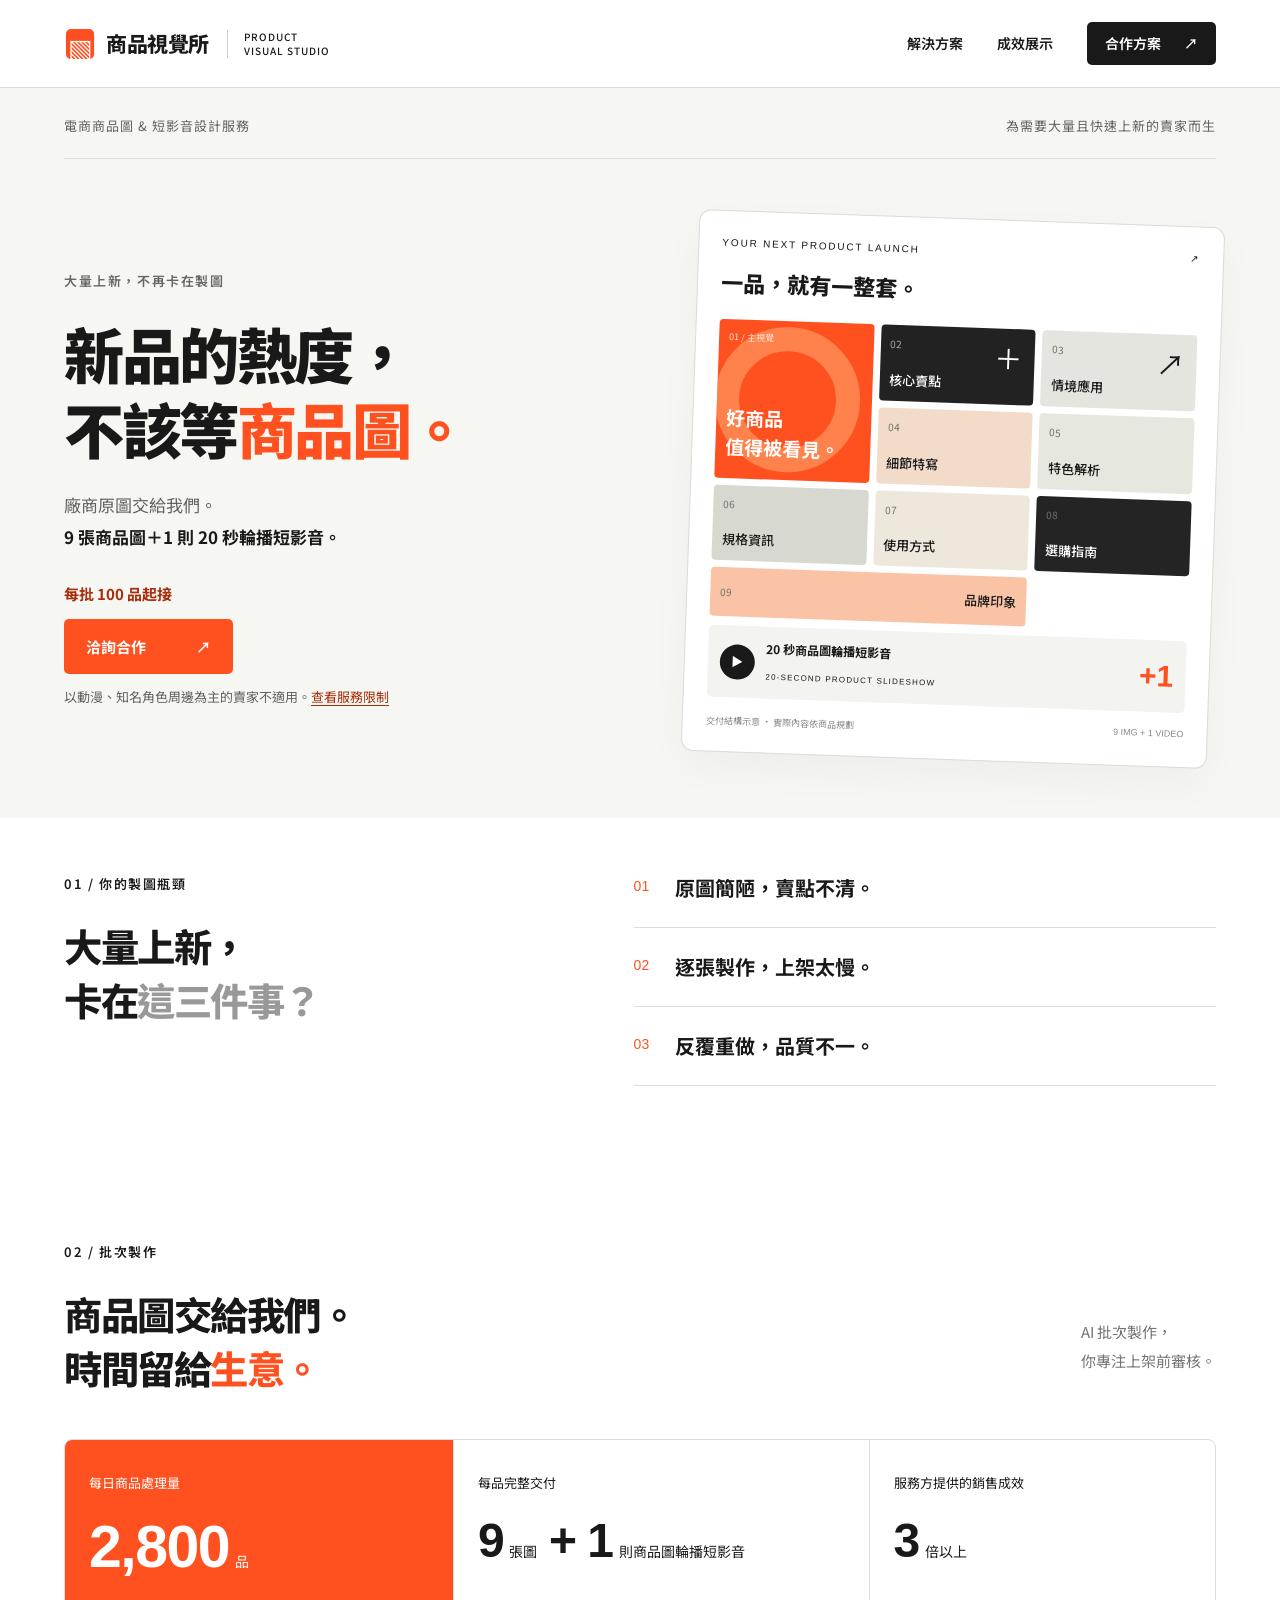
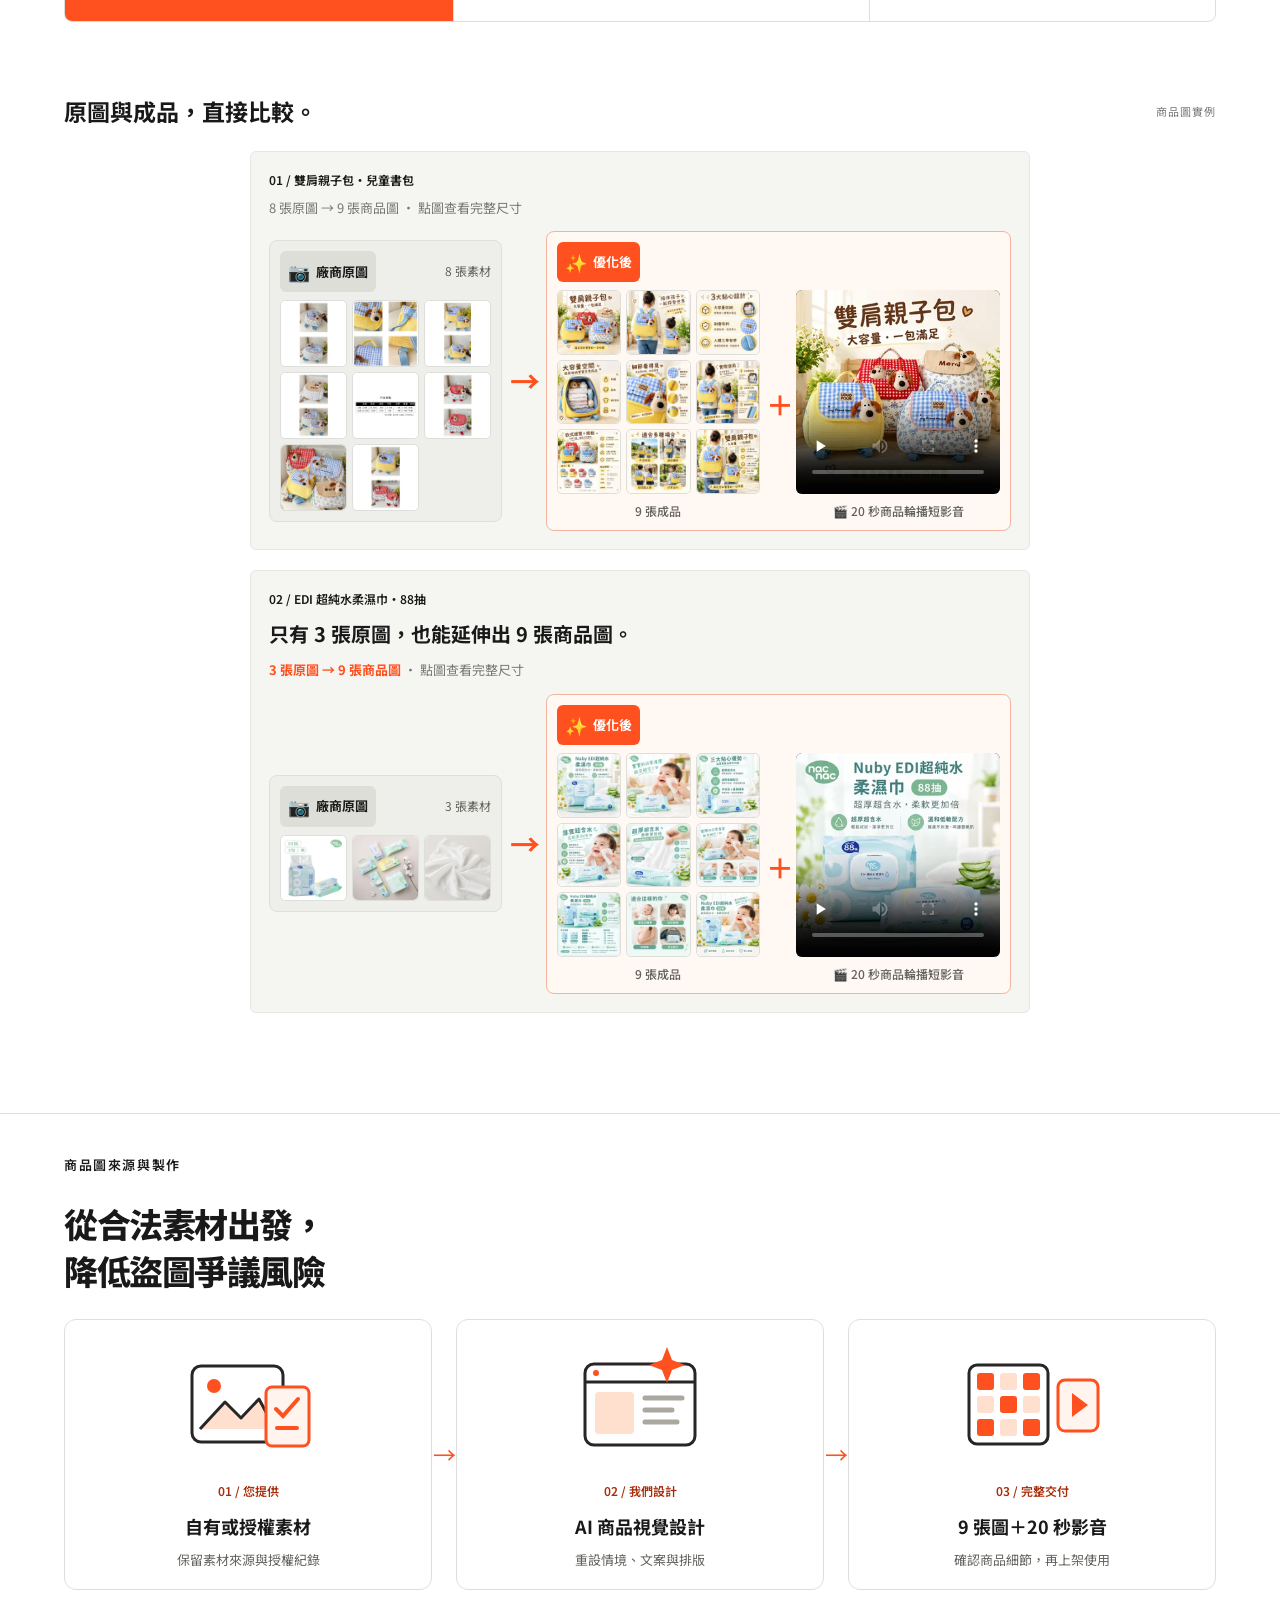
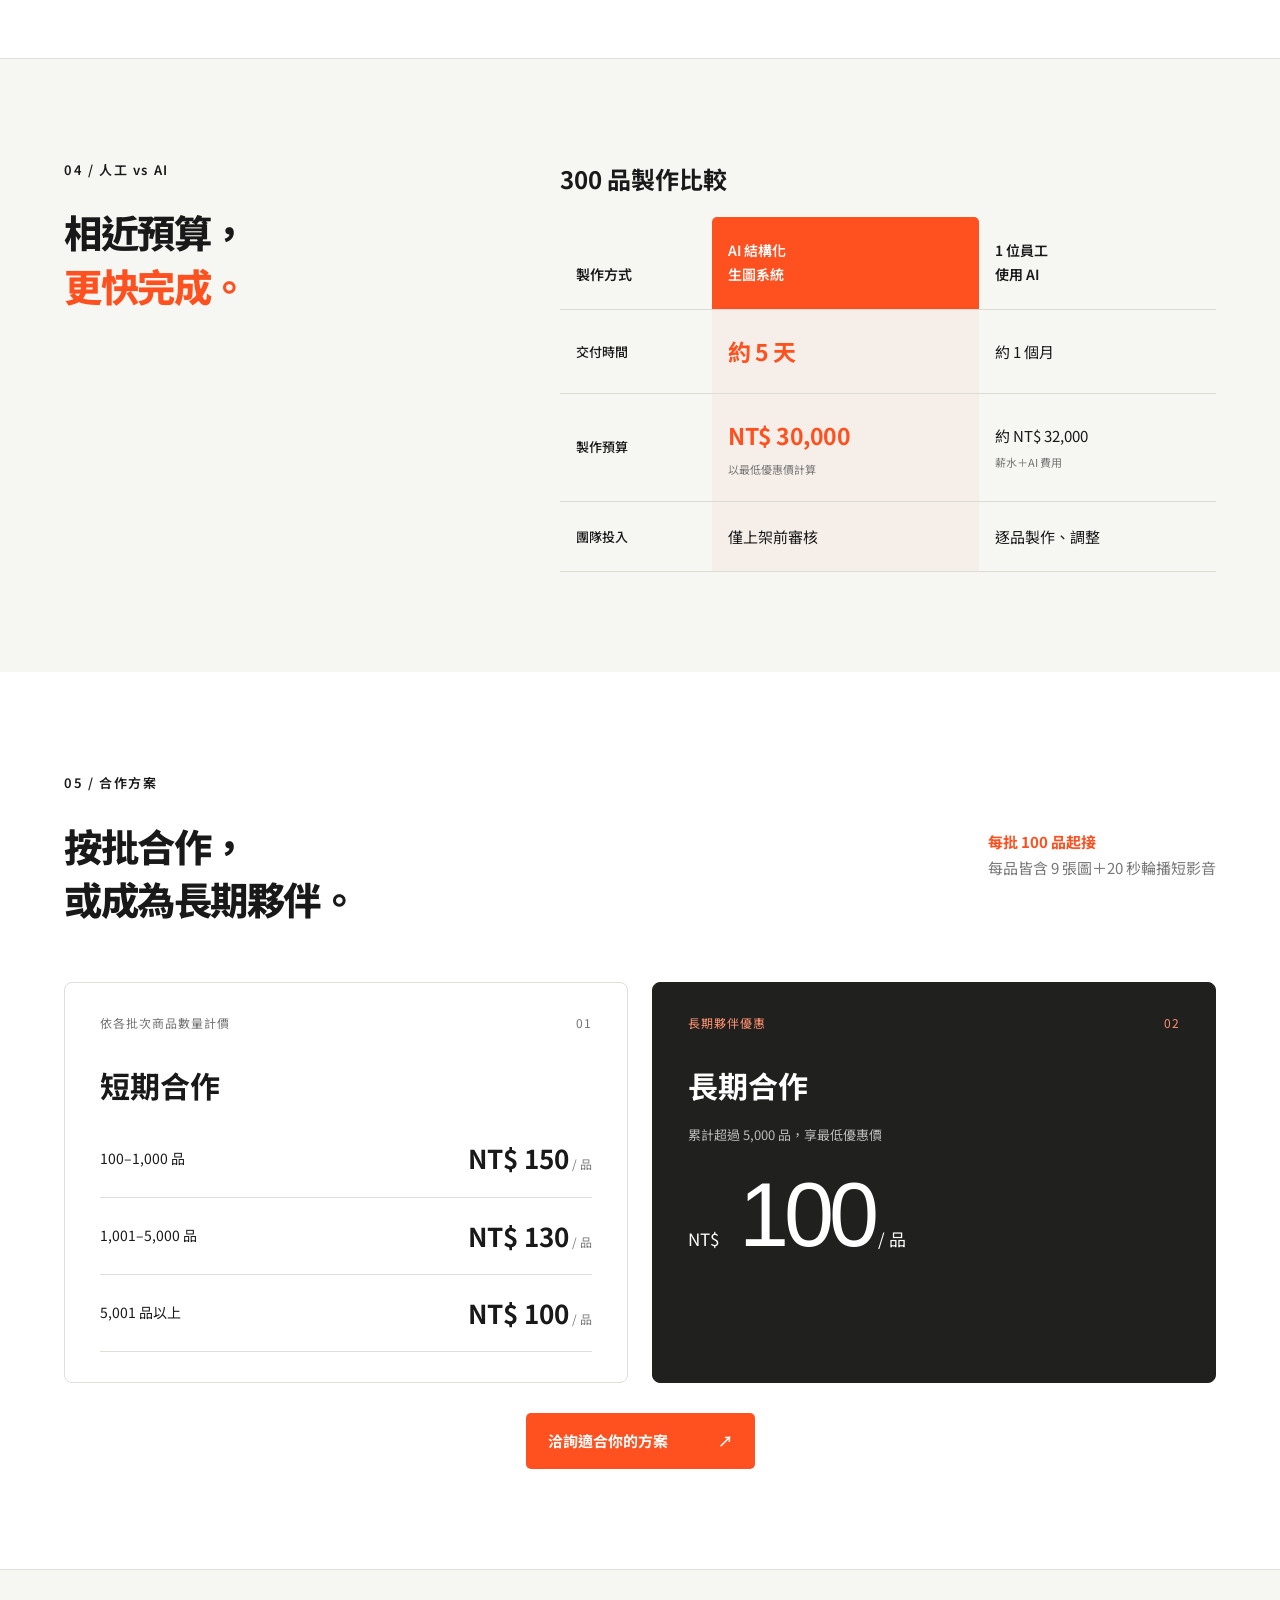
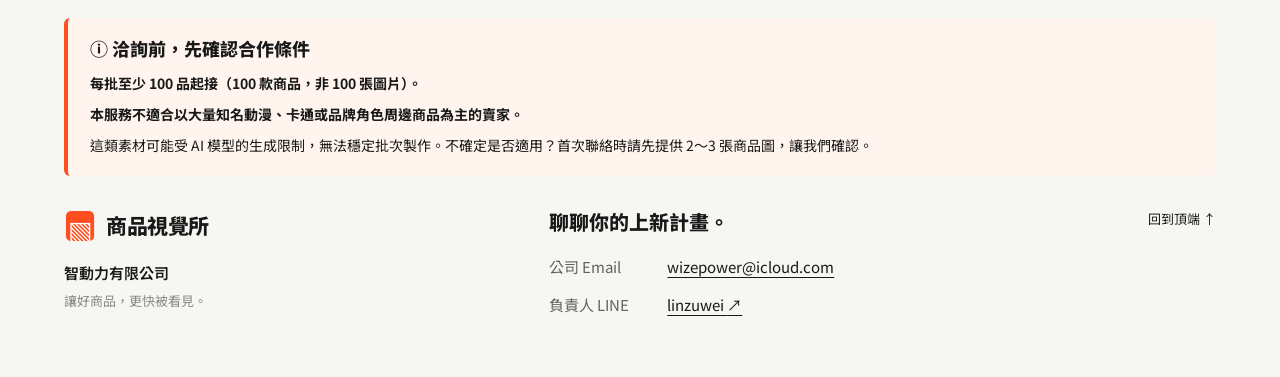
<file: index.html>
<!doctype html>
<html lang="zh-Hant">
  <head>
    <meta charset="utf-8">
    <meta name="viewport" content="width=device-width,initial-scale=1">
    <title>商品視覺所｜電商商品圖 & 短影音設計</title>
    <meta name="description" content="專為大量上新品的電商賣家打造。AI 結構化商品圖與短影音設計，讓新品更快準備好上架。">
    <link rel="icon" type="image/png" sizes="512x512" href="assets/icon/product-visual-icon.png">
    <link rel="stylesheet" href="style.css">
    <link rel="stylesheet" href="footer.css">
  </head>
  <body>
    <header>
      <a class="brand" href="#top"><img class="brand-icon-image" src="assets/icon/product-visual-icon.png" width="32" height="32" alt=""> 商品視覺所<span class="brand-note">PRODUCT VISUAL STUDIO</span></a>
      <nav aria-label="主要導覽"><a href="#solution">解決方案</a><a href="#results">成效展示</a><a href="#pricing">合作方案 <span>↗</span></a></nav>
    </header>
    <main id="top">
      <section class="hero" aria-labelledby="hero-title">
        <div class="hero-topline"><span>電商商品圖 & 短影音設計服務</span><span>為需要大量且快速上新的賣家而生</span></div>
        <div class="hero-layout">
          <div>
            <p class="eyebrow">大量上新，不再卡在製圖</p>
            <h1 id="hero-title">新品的熱度，<br>不該等<span class="orange">商品圖。</span></h1>
            <p class="hero-desc">廠商原圖交給我們。<br><strong>9 張商品圖＋1 則 20 秒輪播短影音。</strong></p>
            <p class="minimum-order">每批 100 品起接</p>
            <a class="button" href="#contact">洽詢合作 <span>↗</span></a>
            <p class="service-fit-hint">以動漫、知名角色周邊為主的賣家不適用。<a href="#service-fit">查看服務限制</a></p>
          </div>
          <div class="visual" aria-label="每品交付9張商品圖與1則20秒商品圖輪播短影音的結構示意">
            <div class="visual-heading"><span>YOUR NEXT PRODUCT LAUNCH</span><span>↗</span></div>
            <div class="visual-title">一品，就有一整套。</div>
            <div class="delivery-grid">
              <div class="tile primary"><span>01 / 主視覺</span><strong>好商品<br>值得被看見。</strong><i class="abstract-ring"></i></div>
              <div class="tile t2"><span>02</span><b>核心賣點</b><i>＋</i></div>
              <div class="tile t3"><span>03</span><b>情境應用</b><i>↗</i></div>
              <div class="tile t4"><span>04</span><b>細節特寫</b></div>
              <div class="tile t5"><span>05</span><b>特色解析</b></div>
              <div class="tile t6"><span>06</span><b>規格資訊</b></div>
              <div class="tile t7"><span>07</span><b>使用方式</b></div>
              <div class="tile t8"><span>08</span><b>選購指南</b></div>
              <div class="tile t9"><span>09</span><b>品牌印象</b></div>
            </div>
            <div class="video-strip">
              <span class="play">▶</span>
              <div><strong>20 秒商品圖輪播短影音</strong><small>20-SECOND PRODUCT SLIDESHOW</small></div>
              <span class="video-count">+1</span>
            </div>
            <div class="visual-foot">交付結構示意 · 實際內容依商品規劃<span>9 IMG + 1 VIDEO</span></div>
          </div>
        </div>
      </section>
      <section class="problems section">
        <div class="section-intro">
          <p class="eyebrow">01 / 你的製圖瓶頸</p>
          <h2>大量上新，<br>卡在<span class="muted">這三件事？</span></h2>
        </div>
        <div class="problem-list">
          <article>
            <span>01</span>
            <div>
              <h3>原圖簡陋，賣點不清。</h3>
            </div>
          </article>
          <article>
            <span>02</span>
            <div>
              <h3>逐張製作，上架太慢。</h3>
            </div>
          </article>
          <article>
            <span>03</span>
            <div>
              <h3>反覆重做，品質不一。</h3>
            </div>
          </article>
        </div>
      </section>
      <section id="solution" class="solution section">
        <p class="eyebrow">02 / 批次製作</p>
        <div class="solution-head">
          <h2>商品圖交給我們。<br>時間留給<span class="orange">生意。</span></h2>
          <p>AI 批次製作，<br>你專注上架前審核。</p>
        </div>
        <div class="metrics">
          <div class="metric main-metric">
            <span>每日商品處理量</span>
            <strong>2,800<small>品</small></strong>
          </div>
          <div class="metric">
            <span>每品完整交付</span>
            <strong>9<small>張圖</small> + 1<small>則商品圖輪播短影音</small></strong>
          </div>
          <div class="metric">
            <span>服務方提供的銷售成效</span>
            <strong>3<small>倍以上</small></strong>
          </div>
        </div>
        <div id="results" class="results">
          <div class="results-header">
            <h3>原圖與成品，直接比較。</h3>
            <span>商品圖實例</span>
          </div>
          <div class="case-grid">
            <article class="case comparison">
              <div class="case-label">01 / 雙肩親子包・兒童書包</div>
              <p class="gallery-hint">8 張原圖 → 9 張商品圖 · 點圖查看完整尺寸</p>
              <div class="product-comparison">
                <div class="gallery-column gallery-before">
                  <h4><span class="gallery-badge"><span aria-hidden="true">📷</span> 廠商原圖</span><span class="gallery-count">8 張素材</span></h4>
                  <div class="product-gallery">
                  <a href="assets/backpack/before-1.jpg" target="_blank" rel="noopener noreferrer" aria-label="兒童書包廠商原圖 1，新分頁查看完整圖片"><img src="assets/backpack/preview/before-1.webp" alt="雙肩親子包兒童書包・廠商原圖 1" width="1024" height="1024" loading="lazy" decoding="async"></a>
                  <a href="assets/backpack/before-2.jpg" target="_blank" rel="noopener noreferrer" aria-label="兒童書包廠商原圖 2，新分頁查看完整圖片"><img src="assets/backpack/preview/before-2.webp" alt="雙肩親子包兒童書包・廠商原圖 2" width="1024" height="1024" loading="lazy" decoding="async"></a>
                  <a href="assets/backpack/before-3.jpg" target="_blank" rel="noopener noreferrer" aria-label="兒童書包廠商原圖 3，新分頁查看完整圖片"><img src="assets/backpack/preview/before-3.webp" alt="雙肩親子包兒童書包・廠商原圖 3" width="1024" height="1024" loading="lazy" decoding="async"></a>
                  <a href="assets/backpack/before-4.jpg" target="_blank" rel="noopener noreferrer" aria-label="兒童書包廠商原圖 4，新分頁查看完整圖片"><img src="assets/backpack/preview/before-4.webp" alt="雙肩親子包兒童書包・廠商原圖 4" width="1024" height="1024" loading="lazy" decoding="async"></a>
                  <a href="assets/backpack/before-5.jpg" target="_blank" rel="noopener noreferrer" aria-label="兒童書包廠商原圖 5，新分頁查看完整圖片"><img src="assets/backpack/preview/before-5.webp" alt="雙肩親子包兒童書包・廠商原圖 5" width="1024" height="1024" loading="lazy" decoding="async"></a>
                  <a href="assets/backpack/before-6.jpg" target="_blank" rel="noopener noreferrer" aria-label="兒童書包廠商原圖 6，新分頁查看完整圖片"><img src="assets/backpack/preview/before-6.webp" alt="雙肩親子包兒童書包・廠商原圖 6" width="1024" height="1024" loading="lazy" decoding="async"></a>
                  <a href="assets/backpack/before-7.jpg" target="_blank" rel="noopener noreferrer" aria-label="兒童書包廠商原圖 7，新分頁查看完整圖片"><img src="assets/backpack/preview/before-7.webp" alt="雙肩親子包兒童書包・廠商原圖 7" width="1024" height="1024" loading="lazy" decoding="async"></a>
                  <a href="assets/backpack/before-8.jpg" target="_blank" rel="noopener noreferrer" aria-label="兒童書包廠商原圖 8，新分頁查看完整圖片"><img src="assets/backpack/preview/before-8.webp" alt="雙肩親子包兒童書包・廠商原圖 8" width="1024" height="1024" loading="lazy" decoding="async"></a>
                  </div>
                </div>
                <span class="comparison-arrow" aria-hidden="true">→</span>
                <div class="gallery-column gallery-after">
                  <h4><span class="gallery-badge"><span aria-hidden="true">✨</span> 優化後</span></h4>
                  <div class="gallery-output">
                  <div class="product-gallery">
                  <a href="assets/backpack/after-1.jpg" target="_blank" rel="noopener noreferrer" aria-label="兒童書包優化圖 1，新分頁查看完整圖片"><img src="assets/backpack/preview/after-1.webp" alt="雙肩親子包兒童書包・優化圖 1" width="1024" height="1024" loading="lazy" decoding="async"></a>
                  <a href="assets/backpack/after-2.jpg" target="_blank" rel="noopener noreferrer" aria-label="兒童書包優化圖 2，新分頁查看完整圖片"><img src="assets/backpack/preview/after-2.webp" alt="雙肩親子包兒童書包・優化圖 2" width="1024" height="1024" loading="lazy" decoding="async"></a>
                  <a href="assets/backpack/after-3.jpg" target="_blank" rel="noopener noreferrer" aria-label="兒童書包優化圖 3，新分頁查看完整圖片"><img src="assets/backpack/preview/after-3.webp" alt="雙肩親子包兒童書包・優化圖 3" width="1024" height="1024" loading="lazy" decoding="async"></a>
                  <a href="assets/backpack/after-4.jpg" target="_blank" rel="noopener noreferrer" aria-label="兒童書包優化圖 4，新分頁查看完整圖片"><img src="assets/backpack/preview/after-4.webp" alt="雙肩親子包兒童書包・優化圖 4" width="1024" height="1024" loading="lazy" decoding="async"></a>
                  <a href="assets/backpack/after-5.jpg" target="_blank" rel="noopener noreferrer" aria-label="兒童書包優化圖 5，新分頁查看完整圖片"><img src="assets/backpack/preview/after-5.webp" alt="雙肩親子包兒童書包・優化圖 5" width="1024" height="1024" loading="lazy" decoding="async"></a>
                  <a href="assets/backpack/after-6.jpg" target="_blank" rel="noopener noreferrer" aria-label="兒童書包優化圖 6，新分頁查看完整圖片"><img src="assets/backpack/preview/after-6.webp" alt="雙肩親子包兒童書包・優化圖 6" width="1024" height="1024" loading="lazy" decoding="async"></a>
                  <a href="assets/backpack/after-7.jpg" target="_blank" rel="noopener noreferrer" aria-label="兒童書包優化圖 7，新分頁查看完整圖片"><img src="assets/backpack/preview/after-7.webp" alt="雙肩親子包兒童書包・優化圖 7" width="1024" height="1024" loading="lazy" decoding="async"></a>
                  <a href="assets/backpack/after-8.jpg" target="_blank" rel="noopener noreferrer" aria-label="兒童書包優化圖 8，新分頁查看完整圖片"><img src="assets/backpack/preview/after-8.webp" alt="雙肩親子包兒童書包・優化圖 8" width="1024" height="1024" loading="lazy" decoding="async"></a>
                  <a href="assets/backpack/after-9.jpg" target="_blank" rel="noopener noreferrer" aria-label="兒童書包優化圖 9，新分頁查看完整圖片"><img src="assets/backpack/preview/after-9.webp" alt="雙肩親子包兒童書包・優化圖 9" width="1024" height="1024" loading="lazy" decoding="async"></a>
                  </div>
                    <p class="gallery-output-caption">9 張成品</p>
                  </div>
                  <div class="deliverable-plus" aria-hidden="true">＋</div>
                  <figure class="case-video">
                    <figcaption>🎬 20 秒商品輪播短影音</figcaption>
                    <video controls playsinline preload="none" poster="assets/backpack/preview/after-1.webp" aria-label="兒童書包20秒商品輪播短影音">
                      <source src="assets/backpack/slideshow-web.mp4" type="video/mp4">
                      您的瀏覽器不支援影片播放，<a href="assets/backpack/slideshow-web.mp4">點此開啟影片</a>。
                    </video>
                  </figure>
                </div>
              </div>
            </article>
            <article class="case comparison">
              <div class="case-label">02 / EDI 超純水柔濕巾・88抽</div>
              <h3>只有 3 張原圖，也能延伸出 9 張商品圖。</h3>
              <p class="gallery-hint"><strong class="orange">3 張原圖 → 9 張商品圖</strong> · 點圖查看完整尺寸</p>
              <div class="product-comparison">
                <div class="gallery-column gallery-before">
                  <h4><span class="gallery-badge"><span aria-hidden="true">📷</span> 廠商原圖</span><span class="gallery-count">3 張素材</span></h4>
                  <div class="product-gallery">
                    <a href="assets/nuby/before-1.webp" target="_blank" rel="noopener noreferrer" aria-label="柔濕巾廠商原圖 1，新分頁查看完整圖片"><img src="assets/nuby/preview/before-1.webp" alt="EDI 超純水柔濕巾 88抽・廠商原圖 1" width="1024" height="1024" loading="lazy" decoding="async"></a>
                    <a href="assets/nuby/before-2.webp" target="_blank" rel="noopener noreferrer" aria-label="柔濕巾廠商原圖 2，新分頁查看完整圖片"><img src="assets/nuby/preview/before-2.webp" alt="EDI 超純水柔濕巾 88抽・廠商原圖 2" width="1024" height="1024" loading="lazy" decoding="async"></a>
                    <a href="assets/nuby/before-3.webp" target="_blank" rel="noopener noreferrer" aria-label="柔濕巾廠商原圖 3，新分頁查看完整圖片"><img src="assets/nuby/preview/before-3.webp" alt="EDI 超純水柔濕巾 88抽・廠商原圖 3" width="1024" height="1024" loading="lazy" decoding="async"></a>
                  </div>
                </div>
                <span class="comparison-arrow" aria-hidden="true">→</span>
                <div class="gallery-column gallery-after">
                  <h4><span class="gallery-badge"><span aria-hidden="true">✨</span> 優化後</span></h4>
                  <div class="gallery-output">
                  <div class="product-gallery">
                    <a href="assets/nuby/after-1.jpg" target="_blank" rel="noopener noreferrer" aria-label="柔濕巾優化圖 1，新分頁查看完整圖片"><img src="assets/nuby/preview/after-1.webp" alt="EDI 超純水柔濕巾 88抽・優化圖 1" width="1024" height="1024" loading="lazy" decoding="async"></a>
                    <a href="assets/nuby/after-2.jpg" target="_blank" rel="noopener noreferrer" aria-label="柔濕巾優化圖 2，新分頁查看完整圖片"><img src="assets/nuby/preview/after-2.webp" alt="EDI 超純水柔濕巾 88抽・優化圖 2" width="1024" height="1024" loading="lazy" decoding="async"></a>
                    <a href="assets/nuby/after-3.jpg" target="_blank" rel="noopener noreferrer" aria-label="柔濕巾優化圖 3，新分頁查看完整圖片"><img src="assets/nuby/preview/after-3.webp" alt="EDI 超純水柔濕巾 88抽・優化圖 3" width="1024" height="1024" loading="lazy" decoding="async"></a>
                    <a href="assets/nuby/after-4.jpg" target="_blank" rel="noopener noreferrer" aria-label="柔濕巾優化圖 4，新分頁查看完整圖片"><img src="assets/nuby/preview/after-4.webp" alt="EDI 超純水柔濕巾 88抽・優化圖 4" width="1024" height="1024" loading="lazy" decoding="async"></a>
                    <a href="assets/nuby/after-5.jpg" target="_blank" rel="noopener noreferrer" aria-label="柔濕巾優化圖 5，新分頁查看完整圖片"><img src="assets/nuby/preview/after-5.webp" alt="EDI 超純水柔濕巾 88抽・優化圖 5" width="1024" height="1024" loading="lazy" decoding="async"></a>
                    <a href="assets/nuby/after-6.jpg" target="_blank" rel="noopener noreferrer" aria-label="柔濕巾優化圖 6，新分頁查看完整圖片"><img src="assets/nuby/preview/after-6.webp" alt="EDI 超純水柔濕巾 88抽・優化圖 6" width="1024" height="1024" loading="lazy" decoding="async"></a>
                    <a href="assets/nuby/after-7.jpg" target="_blank" rel="noopener noreferrer" aria-label="柔濕巾優化圖 7，新分頁查看完整圖片"><img src="assets/nuby/preview/after-7.webp" alt="EDI 超純水柔濕巾 88抽・優化圖 7" width="1024" height="1024" loading="lazy" decoding="async"></a>
                    <a href="assets/nuby/after-8.jpg" target="_blank" rel="noopener noreferrer" aria-label="柔濕巾優化圖 8，新分頁查看完整圖片"><img src="assets/nuby/preview/after-8.webp" alt="EDI 超純水柔濕巾 88抽・優化圖 8" width="1024" height="1024" loading="lazy" decoding="async"></a>
                    <a href="assets/nuby/after-9.jpg" target="_blank" rel="noopener noreferrer" aria-label="柔濕巾優化圖 9，新分頁查看完整圖片"><img src="assets/nuby/preview/after-9.webp" alt="EDI 超純水柔濕巾 88抽・優化圖 9" width="1024" height="1024" loading="lazy" decoding="async"></a>
                  </div>
                    <p class="gallery-output-caption">9 張成品</p>
                  </div>
                  <div class="deliverable-plus" aria-hidden="true">＋</div>
                  <figure class="case-video">
                    <figcaption>🎬 20 秒商品輪播短影音</figcaption>
                    <video controls playsinline preload="none" poster="assets/nuby/preview/after-1.webp" aria-label="柔濕巾20秒商品輪播短影音">
                      <source src="assets/nuby/slideshow-web.mp4" type="video/mp4">
                      您的瀏覽器不支援影片播放，<a href="assets/nuby/slideshow-web.mp4">點此開啟影片</a>。
                    </video>
                  </figure>
                </div>
              </div>
            </article>
          </div>
        </div>
      </section>
      <section class="image-rights section" aria-labelledby="image-rights-title">
        <p class="eyebrow">商品圖來源與製作</p>
        <h2 id="image-rights-title">從合法素材出發，<br>降低盜圖爭議風險</h2>
        <ol class="visual-workflow" aria-label="商品圖製作流程">
          <li>
            <svg viewBox="0 0 160 130" aria-hidden="true" focusable="false"><rect x="24" y="28" width="91" height="76" rx="9" fill="#fff" stroke="#262626" stroke-width="3"/><circle cx="46" cy="48" r="7" fill="#ff501f"/><path d="M32 91 57 64 73 80 91 61 107 91" fill="#ffdfce" stroke="#262626" stroke-width="3" stroke-linejoin="round"/><rect x="98" y="49" width="43" height="59" rx="6" fill="#fff5ee" stroke="#ff501f" stroke-width="3"/><path d="m108 71 7 7 15-17M109 90h20" fill="none" stroke="#ff501f" stroke-width="4" stroke-linecap="round"/></svg>
            <span class="workflow-step">01 / 您提供</span>
            <h3>自有或授權素材</h3>
            <p>保留素材來源與授權紀錄</p>
          </li>
          <li>
            <svg viewBox="0 0 160 130" aria-hidden="true" focusable="false"><rect x="25" y="26" width="110" height="81" rx="9" fill="white" stroke="#262626" stroke-width="3"/><path d="M25 44h110" stroke="#262626" stroke-width="3"/><circle cx="36" cy="35" r="3" fill="#ff501f"/><rect x="35" y="54" width="39" height="42" rx="4" fill="#ffdfce"/><path d="M85 60h37M85 72h27M85 84h32" stroke="#aaa89f" stroke-width="5" stroke-linecap="round"/><path d="m102 22 5-13 5 13 13 5-13 5-5 13-5-13-13-5Z" fill="#ff501f"/></svg>
            <span class="workflow-step">02 / 我們設計</span>
            <h3>AI 商品視覺設計</h3>
            <p>重設情境、文案與排版</p>
          </li>
          <li>
            <svg viewBox="0 0 160 130" aria-hidden="true" focusable="false"><rect x="17" y="27" width="79" height="79" rx="8" fill="white" stroke="#262626" stroke-width="3"/><rect x="25" y="35" width="17" height="17" rx="3" fill="#ff501f"/><rect x="48" y="35" width="17" height="17" rx="3" fill="#ffdfce"/><rect x="71" y="35" width="17" height="17" rx="3" fill="#ff501f"/><rect x="25" y="58" width="17" height="17" rx="3" fill="#ffdfce"/><rect x="48" y="58" width="17" height="17" rx="3" fill="#ff501f"/><rect x="71" y="58" width="17" height="17" rx="3" fill="#ffdfce"/><rect x="25" y="81" width="17" height="17" rx="3" fill="#ff501f"/><rect x="48" y="81" width="17" height="17" rx="3" fill="#ffdfce"/><rect x="71" y="81" width="17" height="17" rx="3" fill="#ff501f"/><rect x="106" y="42" width="40" height="51" rx="7" fill="#fff5ee" stroke="#ff501f" stroke-width="3"/><path d="m120 55 16 12-16 12Z" fill="#ff501f"/></svg>
            <span class="workflow-step">03 / 完整交付</span>
            <h3>9 張圖＋20 秒影音</h3>
            <p>確認商品細節，再上架使用</p>
          </li>
        </ol>
      </section>
      <section id="sales-results" class="sales-results section" aria-labelledby="sales-results-title" hidden>
        <p class="eyebrow">03 / 銷售成效</p>
        <h2 id="sales-results-title">賣場銷售變化</h2>
        <div class="empty-sales">
          <strong>銷售案例整理中</strong>
          <p>前後數據與觀察期間待補</p>
        </div>
      </section>
      <section class="advantage section">
        <div class="section-intro">
          <p class="eyebrow">04 / 人工 vs AI</p>
          <h2>相近預算，<br><span class="orange">更快完成。</span></h2>
        </div>
        <div class="comparison-table">
          <table>
            <caption class="comparison-caption">300 品製作比較</caption>
            <thead>
              <tr><th>製作方式</th><th>AI 結構化<br>生圖系統</th><th>1 位員工<br>使用 AI</th></tr>
            </thead>
            <tbody>
              <tr><th>交付時間</th><td><strong>約 5 天</strong></td><td>約 1 個月</td></tr>
              <tr><th>製作預算</th><td><strong>NT$ 30,000</strong><small>以最低優惠價計算</small></td><td>約 NT$ 32,000<small>薪水＋AI 費用</small></td></tr>
              <tr><th>團隊投入</th><td>僅上架前審核</td><td>逐品製作、調整</td></tr>
            </tbody>
          </table>
        </div>
      </section>
      <section id="pricing" class="pricing section">
        <div class="pricing-title">
          <div>
            <p class="eyebrow">05 / 合作方案</p>
            <h2>按批合作，<br>或成為長期夥伴。</h2>
          </div>
          <p><strong class="orange">每批 100 品起接</strong><br>每品皆含 9 張圖＋20 秒輪播短影音</p>
        </div>
        <div class="price-grid">
          <article class="price-card">
            <div class="plan-top"><span>依各批次商品數量計價</span><span>01</span></div>
            <h3>短期合作</h3>
            <div class="price-line"><span>100–1,000 品</span><strong>NT$ 150<small> / 品</small></strong></div>
            <div class="price-line"><span>1,001–5,000 品</span><strong>NT$ 130<small> / 品</small></strong></div>
            <div class="price-line"><span>5,001 品以上</span><strong>NT$ 100<small> / 品</small></strong></div>
          </article>
          <article class="price-card long-term">
            <div class="plan-top"><span>長期夥伴優惠</span><span>02</span></div>
            <h3>長期合作</h3>
            <div class="long-price"><span>累計超過 5,000 品，享最低優惠價</span><strong><small>NT$</small> 100<small> / 品</small></strong></div>
          </article>
        </div>
        <div class="pricing-cta"><a class="button" href="#contact">洽詢適合你的方案 <span>↗</span></a></div>
      </section>
    </main>
    <footer id="contact" class="contact-footer">
      <aside id="service-fit" class="service-fit" aria-labelledby="service-fit-title">
        <h2 id="service-fit-title"><span aria-hidden="true">ⓘ</span> 洽詢前，先確認合作條件</h2>
        <p><strong>每批至少 100 品起接（100 款商品，非 100 張圖片）。</strong></p>
        <p><strong>本服務不適合以大量知名動漫、卡通或品牌角色周邊商品為主的賣家。</strong></p>
        <p>這類素材可能受 AI 模型的生成限制，無法穩定批次製作。不確定是否適用？首次聯絡時請先提供 2～3 張商品圖，讓我們確認。</p>
      </aside>
      <div class="footer-identity">
        <a class="brand" href="#top"><img class="brand-icon-image" src="assets/icon/product-visual-icon.png" width="32" height="32" alt=""> 商品視覺所</a>
        <p class="footer-company">智動力有限公司</p>
        <p>讓好商品，更快被看見。</p>
      </div>
      <div class="footer-contact">
        <h2>聊聊你的上新計畫。</h2>
        <address>
          <div><span>公司 Email</span><a href="mailto:wizepower@icloud.com">wizepower@icloud.com</a></div>
          <div><span>負責人 LINE</span><a href="https://line.me/ti/p/~linzuwei" target="_blank" rel="noopener noreferrer">linzuwei <span aria-hidden="true">↗</span></a></div>
        </address>
      </div>
      <a class="footer-top" href="#top">回到頂端 ↑</a>
    </footer>
  </body>
</html>
</file>
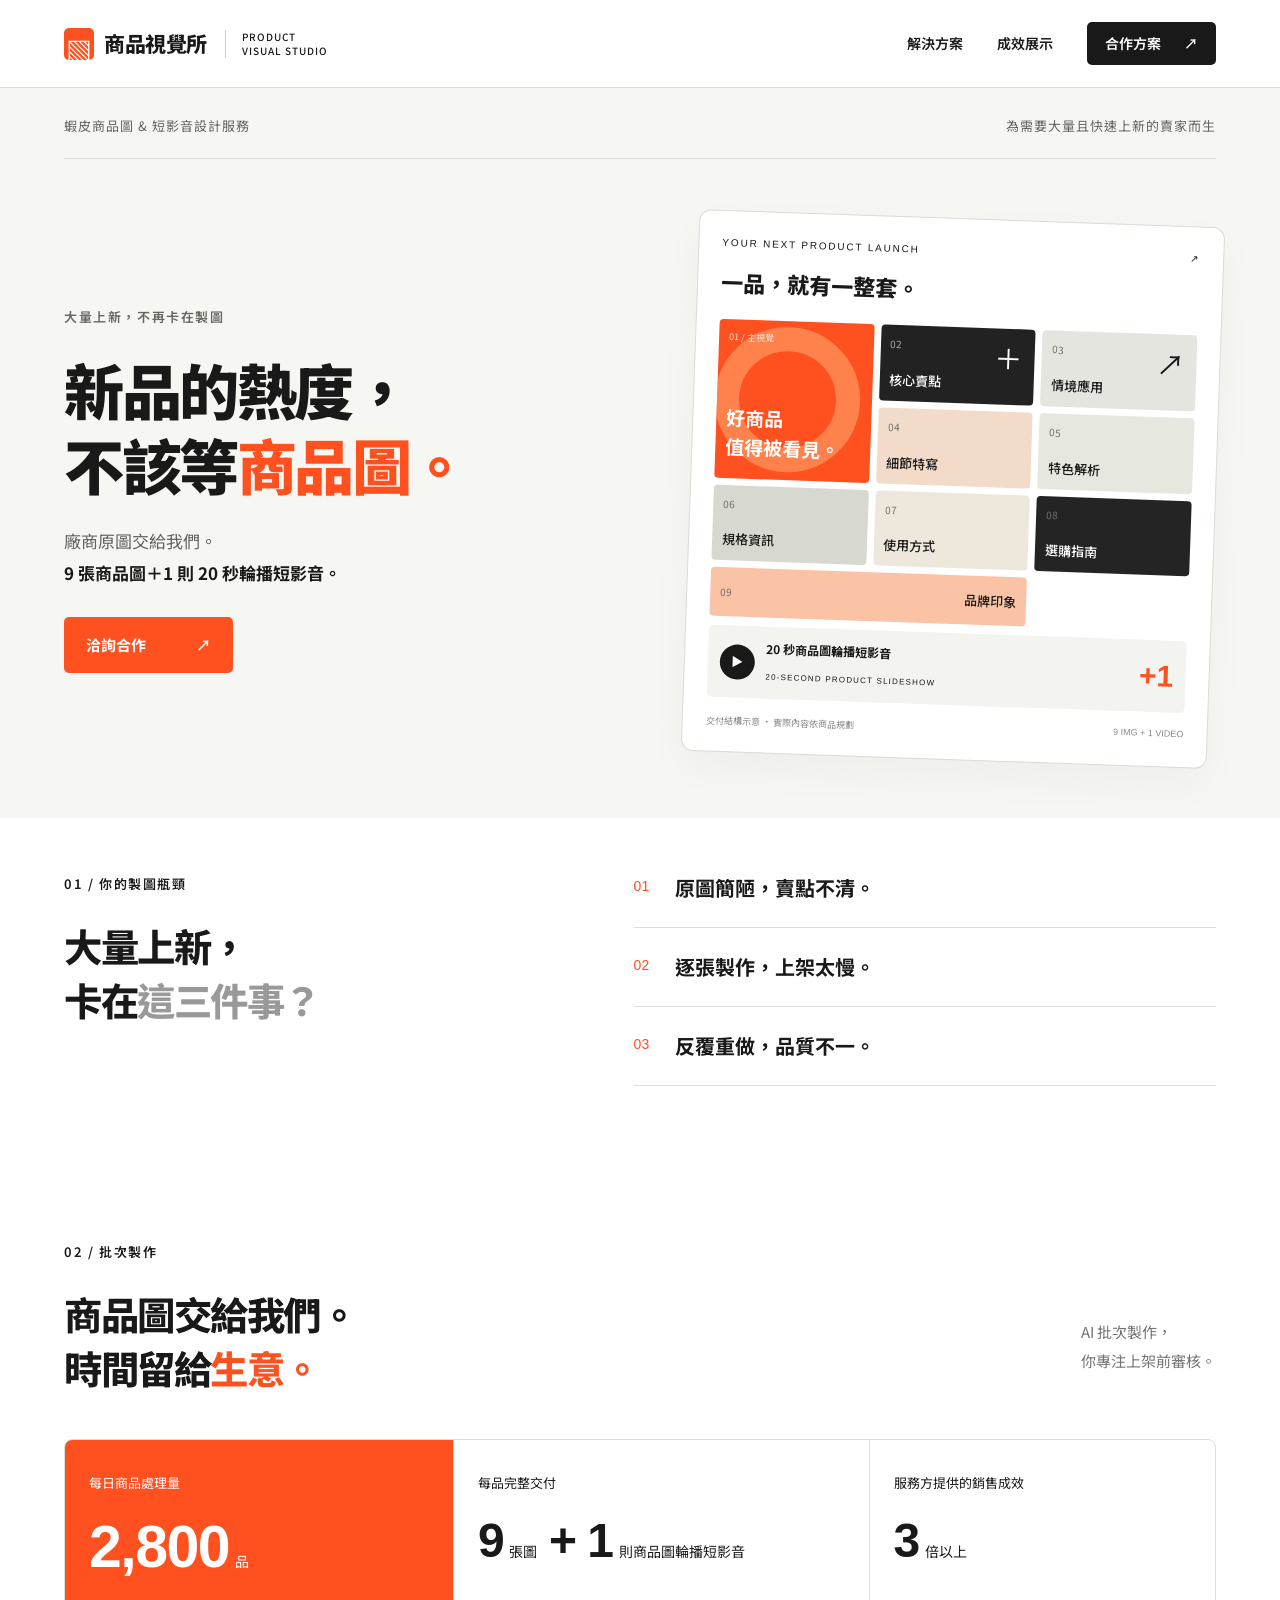
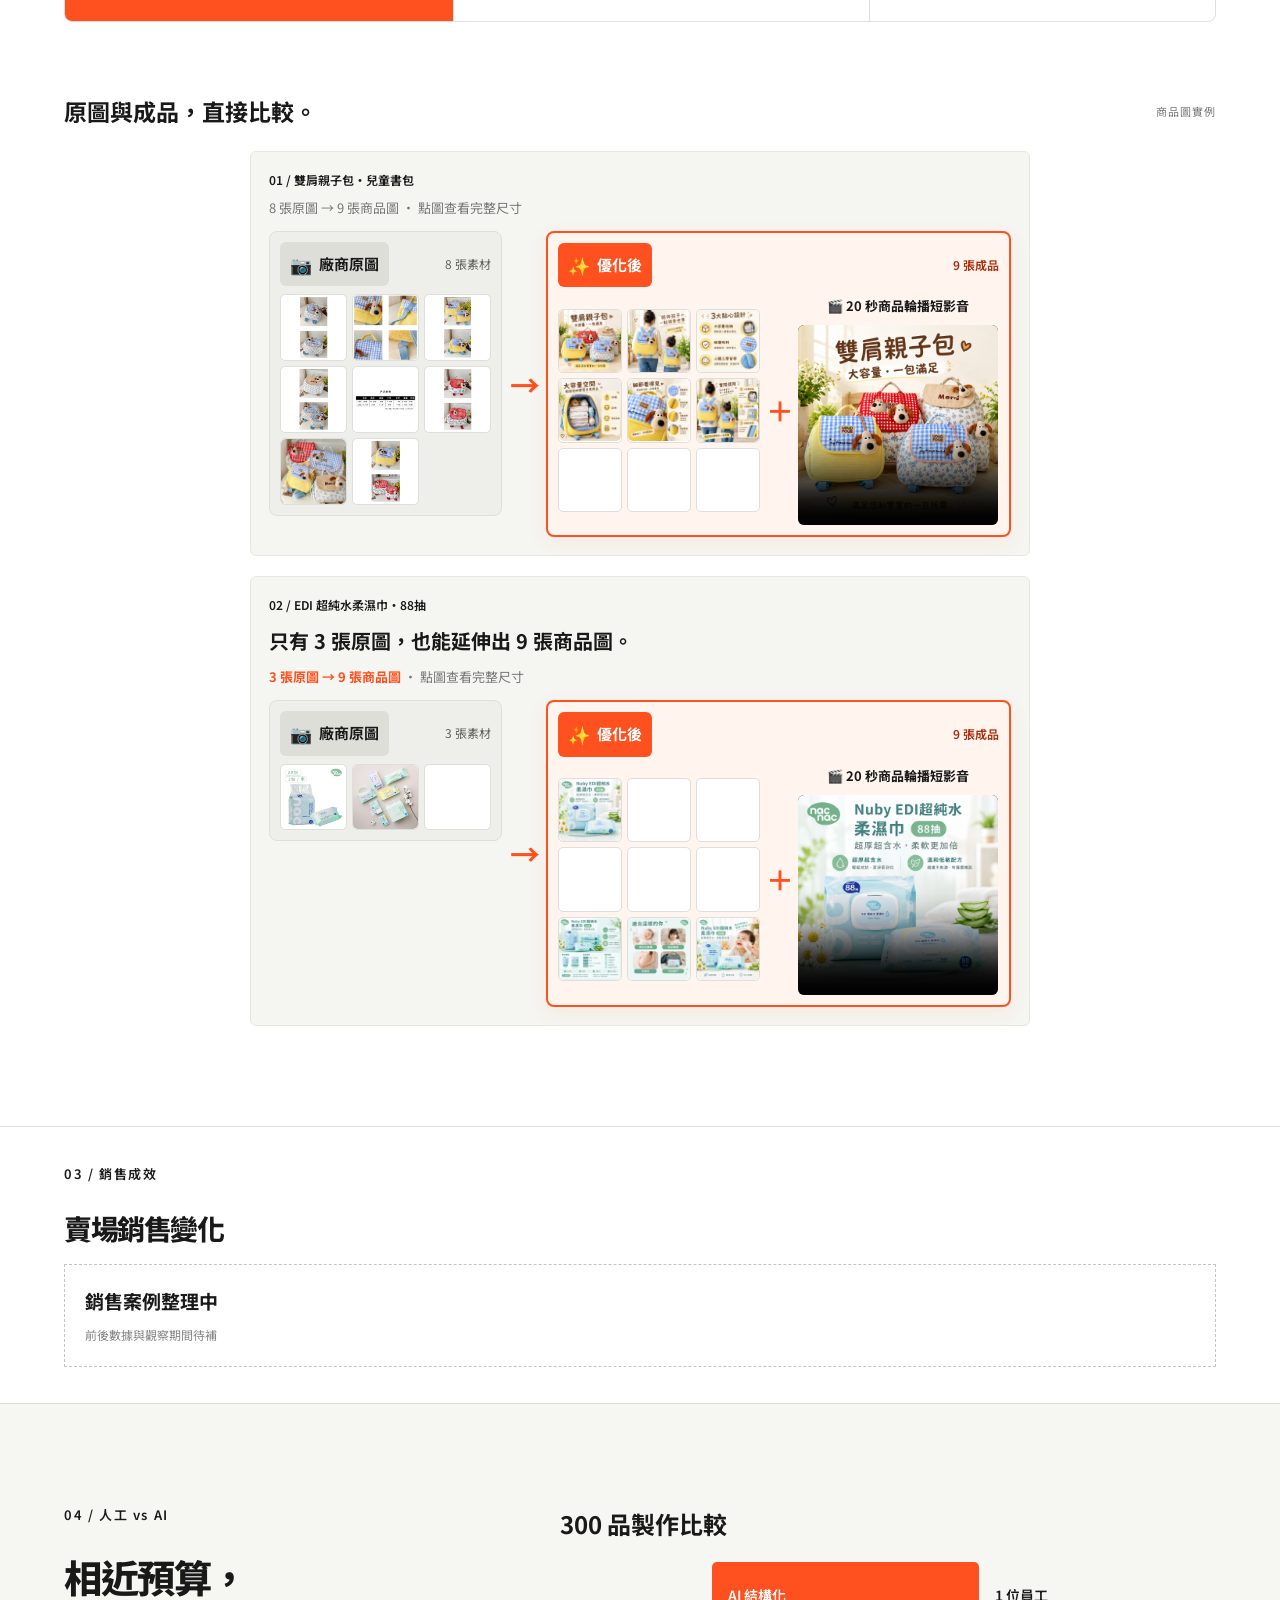
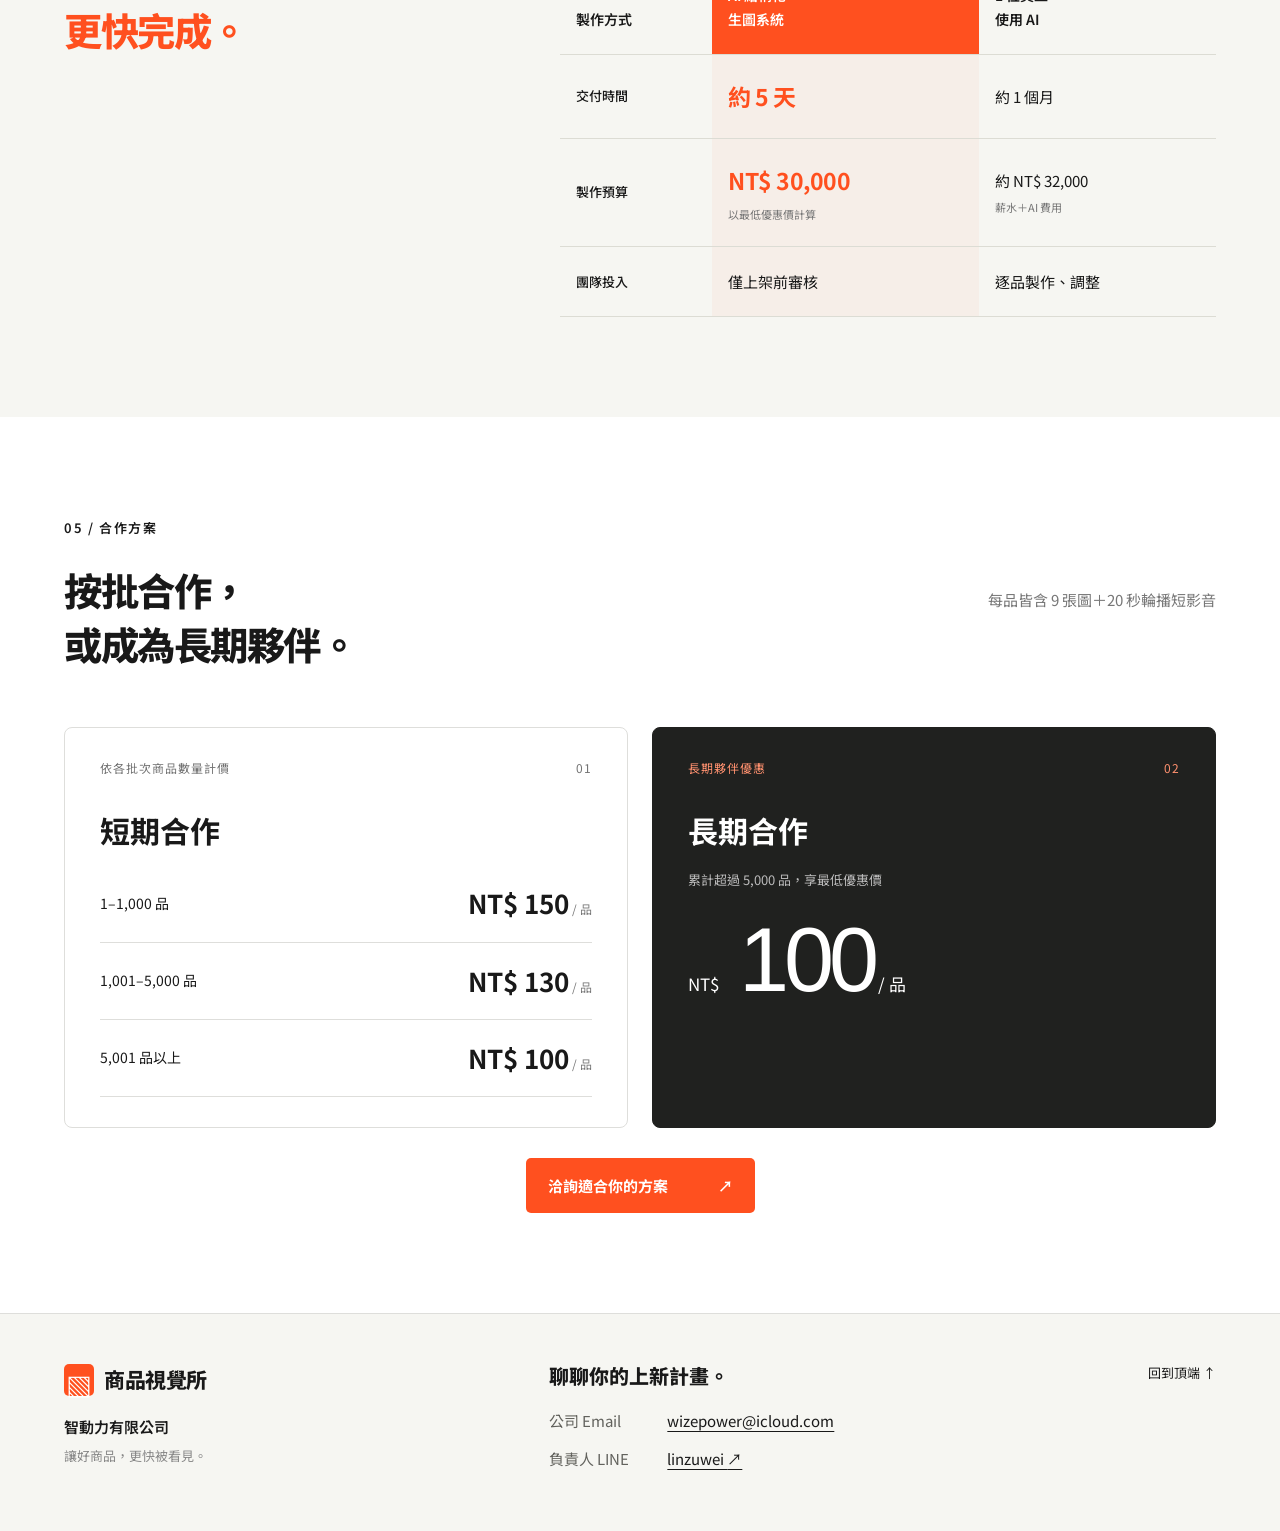
<file: 服務介紹網站/index.html>
<!doctype html>
<html lang="zh-Hant">
  <head>
    <meta charset="utf-8">
    <meta name="viewport" content="width=device-width,initial-scale=1">
    <title>商品視覺所｜蝦皮商品圖 & 短影音設計</title>
    <meta name="description" content="專為大量上新品的蝦皮賣家打造。AI 結構化商品圖與短影音設計，讓新品更快準備好上架。">
    <link rel="icon" href="data:image/svg+xml,%3Csvg xmlns='http://www.w3.org/2000/svg' viewBox='0 0 32 32'%3E%3Crect width='32' height='32' rx='8' fill='%23ff501f'/%3E%3Cpath d='M8 9h16v14H8z' fill='none' stroke='white' stroke-width='2'/%3E%3Cpath d='m14 12 6 4-6 4z' fill='white'/%3E%3C/svg%3E">
    <link rel="stylesheet" href="style.css">
    <link rel="stylesheet" href="footer.css">
  </head>
  <body>
    <header>
      <a class="brand" href="#top"><span class="brand-icon">▧</span> 商品視覺所<span class="brand-note">PRODUCT VISUAL STUDIO</span></a>
      <nav aria-label="主要導覽"><a href="#solution">解決方案</a><a href="#results">成效展示</a><a href="#pricing">合作方案 <span>↗</span></a></nav>
    </header>
    <main id="top">
      <section class="hero" aria-labelledby="hero-title">
        <div class="hero-topline"><span>蝦皮商品圖 & 短影音設計服務</span><span>為需要大量且快速上新的賣家而生</span></div>
        <div class="hero-layout">
          <div>
            <p class="eyebrow">大量上新，不再卡在製圖</p>
            <h1 id="hero-title">新品的熱度，<br>不該等<span class="orange">商品圖。</span></h1>
            <p class="hero-desc">廠商原圖交給我們。<br><strong>9 張商品圖＋1 則 20 秒輪播短影音。</strong></p>
            <a class="button" href="#contact">洽詢合作 <span>↗</span></a>
          </div>
          <div class="visual" aria-label="每品交付9張商品圖與1則20秒商品圖輪播短影音的結構示意">
            <div class="visual-heading"><span>YOUR NEXT PRODUCT LAUNCH</span><span>↗</span></div>
            <div class="visual-title">一品，就有一整套。</div>
            <div class="delivery-grid">
              <div class="tile primary"><span>01 / 主視覺</span><strong>好商品<br>值得被看見。</strong><i class="abstract-ring"></i></div>
              <div class="tile t2"><span>02</span><b>核心賣點</b><i>＋</i></div>
              <div class="tile t3"><span>03</span><b>情境應用</b><i>↗</i></div>
              <div class="tile t4"><span>04</span><b>細節特寫</b></div>
              <div class="tile t5"><span>05</span><b>特色解析</b></div>
              <div class="tile t6"><span>06</span><b>規格資訊</b></div>
              <div class="tile t7"><span>07</span><b>使用方式</b></div>
              <div class="tile t8"><span>08</span><b>選購指南</b></div>
              <div class="tile t9"><span>09</span><b>品牌印象</b></div>
            </div>
            <div class="video-strip">
              <span class="play">▶</span>
              <div><strong>20 秒商品圖輪播短影音</strong><small>20-SECOND PRODUCT SLIDESHOW</small></div>
              <span class="video-count">+1</span>
            </div>
            <div class="visual-foot">交付結構示意 · 實際內容依商品規劃<span>9 IMG + 1 VIDEO</span></div>
          </div>
        </div>
      </section>
      <section class="problems section">
        <div class="section-intro">
          <p class="eyebrow">01 / 你的製圖瓶頸</p>
          <h2>大量上新，<br>卡在<span class="muted">這三件事？</span></h2>
        </div>
        <div class="problem-list">
          <article>
            <span>01</span>
            <div>
              <h3>原圖簡陋，賣點不清。</h3>
            </div>
          </article>
          <article>
            <span>02</span>
            <div>
              <h3>逐張製作，上架太慢。</h3>
            </div>
          </article>
          <article>
            <span>03</span>
            <div>
              <h3>反覆重做，品質不一。</h3>
            </div>
          </article>
        </div>
      </section>
      <section id="solution" class="solution section">
        <p class="eyebrow">02 / 批次製作</p>
        <div class="solution-head">
          <h2>商品圖交給我們。<br>時間留給<span class="orange">生意。</span></h2>
          <p>AI 批次製作，<br>你專注上架前審核。</p>
        </div>
        <div class="metrics">
          <div class="metric main-metric">
            <span>每日商品處理量</span>
            <strong>2,800<small>品</small></strong>
          </div>
          <div class="metric">
            <span>每品完整交付</span>
            <strong>9<small>張圖</small> + 1<small>則商品圖輪播短影音</small></strong>
          </div>
          <div class="metric">
            <span>服務方提供的銷售成效</span>
            <strong>3<small>倍以上</small></strong>
          </div>
        </div>
        <div id="results" class="results">
          <div class="results-header">
            <h3>原圖與成品，直接比較。</h3>
            <span>商品圖實例</span>
          </div>
          <div class="case-grid">
            <article class="case comparison">
              <div class="case-label">01 / 雙肩親子包・兒童書包</div>
              <p class="gallery-hint">8 張原圖 → 9 張商品圖 · 點圖查看完整尺寸</p>
              <div class="product-comparison">
                <div class="gallery-column gallery-before">
                  <h4><span class="gallery-badge"><span aria-hidden="true">📷</span> 廠商原圖</span><span class="gallery-count">8 張素材</span></h4>
                  <div class="product-gallery">
                  <a href="assets/backpack/before-1.jpg" target="_blank" rel="noopener noreferrer" aria-label="兒童書包廠商原圖 1，新分頁查看完整圖片"><img src="assets/backpack/before-1.jpg" alt="雙肩親子包兒童書包・廠商原圖 1" width="1024" height="1024" loading="lazy" decoding="async"></a>
                  <a href="assets/backpack/before-2.jpg" target="_blank" rel="noopener noreferrer" aria-label="兒童書包廠商原圖 2，新分頁查看完整圖片"><img src="assets/backpack/before-2.jpg" alt="雙肩親子包兒童書包・廠商原圖 2" width="1024" height="1024" loading="lazy" decoding="async"></a>
                  <a href="assets/backpack/before-3.jpg" target="_blank" rel="noopener noreferrer" aria-label="兒童書包廠商原圖 3，新分頁查看完整圖片"><img src="assets/backpack/before-3.jpg" alt="雙肩親子包兒童書包・廠商原圖 3" width="1024" height="1024" loading="lazy" decoding="async"></a>
                  <a href="assets/backpack/before-4.jpg" target="_blank" rel="noopener noreferrer" aria-label="兒童書包廠商原圖 4，新分頁查看完整圖片"><img src="assets/backpack/before-4.jpg" alt="雙肩親子包兒童書包・廠商原圖 4" width="1024" height="1024" loading="lazy" decoding="async"></a>
                  <a href="assets/backpack/before-5.jpg" target="_blank" rel="noopener noreferrer" aria-label="兒童書包廠商原圖 5，新分頁查看完整圖片"><img src="assets/backpack/before-5.jpg" alt="雙肩親子包兒童書包・廠商原圖 5" width="1024" height="1024" loading="lazy" decoding="async"></a>
                  <a href="assets/backpack/before-6.jpg" target="_blank" rel="noopener noreferrer" aria-label="兒童書包廠商原圖 6，新分頁查看完整圖片"><img src="assets/backpack/before-6.jpg" alt="雙肩親子包兒童書包・廠商原圖 6" width="1024" height="1024" loading="lazy" decoding="async"></a>
                  <a href="assets/backpack/before-7.jpg" target="_blank" rel="noopener noreferrer" aria-label="兒童書包廠商原圖 7，新分頁查看完整圖片"><img src="assets/backpack/before-7.jpg" alt="雙肩親子包兒童書包・廠商原圖 7" width="1024" height="1024" loading="lazy" decoding="async"></a>
                  <a href="assets/backpack/before-8.jpg" target="_blank" rel="noopener noreferrer" aria-label="兒童書包廠商原圖 8，新分頁查看完整圖片"><img src="assets/backpack/before-8.jpg" alt="雙肩親子包兒童書包・廠商原圖 8" width="1024" height="1024" loading="lazy" decoding="async"></a>
                  </div>
                </div>
                <span class="comparison-arrow" aria-hidden="true">→</span>
                <div class="gallery-column gallery-after">
                  <h4><span class="gallery-badge"><span aria-hidden="true">✨</span> 優化後</span><span class="gallery-count">9 張成品</span></h4>
                  <div class="product-gallery">
                  <a href="assets/backpack/after-1.jpg" target="_blank" rel="noopener noreferrer" aria-label="兒童書包優化圖 1，新分頁查看完整圖片"><img src="assets/backpack/after-1.jpg" alt="雙肩親子包兒童書包・優化圖 1" width="1024" height="1024" loading="lazy" decoding="async"></a>
                  <a href="assets/backpack/after-2.jpg" target="_blank" rel="noopener noreferrer" aria-label="兒童書包優化圖 2，新分頁查看完整圖片"><img src="assets/backpack/after-2.jpg" alt="雙肩親子包兒童書包・優化圖 2" width="1024" height="1024" loading="lazy" decoding="async"></a>
                  <a href="assets/backpack/after-3.jpg" target="_blank" rel="noopener noreferrer" aria-label="兒童書包優化圖 3，新分頁查看完整圖片"><img src="assets/backpack/after-3.jpg" alt="雙肩親子包兒童書包・優化圖 3" width="1024" height="1024" loading="lazy" decoding="async"></a>
                  <a href="assets/backpack/after-4.jpg" target="_blank" rel="noopener noreferrer" aria-label="兒童書包優化圖 4，新分頁查看完整圖片"><img src="assets/backpack/after-4.jpg" alt="雙肩親子包兒童書包・優化圖 4" width="1024" height="1024" loading="lazy" decoding="async"></a>
                  <a href="assets/backpack/after-5.jpg" target="_blank" rel="noopener noreferrer" aria-label="兒童書包優化圖 5，新分頁查看完整圖片"><img src="assets/backpack/after-5.jpg" alt="雙肩親子包兒童書包・優化圖 5" width="1024" height="1024" loading="lazy" decoding="async"></a>
                  <a href="assets/backpack/after-6.jpg" target="_blank" rel="noopener noreferrer" aria-label="兒童書包優化圖 6，新分頁查看完整圖片"><img src="assets/backpack/after-6.jpg" alt="雙肩親子包兒童書包・優化圖 6" width="1024" height="1024" loading="lazy" decoding="async"></a>
                  <a href="assets/backpack/after-7.jpg" target="_blank" rel="noopener noreferrer" aria-label="兒童書包優化圖 7，新分頁查看完整圖片"><img src="assets/backpack/after-7.jpg" alt="雙肩親子包兒童書包・優化圖 7" width="1024" height="1024" loading="lazy" decoding="async"></a>
                  <a href="assets/backpack/after-8.jpg" target="_blank" rel="noopener noreferrer" aria-label="兒童書包優化圖 8，新分頁查看完整圖片"><img src="assets/backpack/after-8.jpg" alt="雙肩親子包兒童書包・優化圖 8" width="1024" height="1024" loading="lazy" decoding="async"></a>
                  <a href="assets/backpack/after-9.jpg" target="_blank" rel="noopener noreferrer" aria-label="兒童書包優化圖 9，新分頁查看完整圖片"><img src="assets/backpack/after-9.jpg" alt="雙肩親子包兒童書包・優化圖 9" width="1024" height="1024" loading="lazy" decoding="async"></a>
                  </div>
                  <div class="deliverable-plus" aria-hidden="true">＋</div>
                  <figure class="case-video">
                    <figcaption>🎬 20 秒商品輪播短影音</figcaption>
                    <video controls playsinline preload="none" poster="assets/backpack/after-1.jpg" aria-label="兒童書包20秒商品輪播短影音">
                      <source src="assets/backpack/slideshow.mp4" type="video/mp4">
                      您的瀏覽器不支援影片播放，<a href="assets/backpack/slideshow.mp4">點此開啟影片</a>。
                    </video>
                  </figure>
                </div>
              </div>
            </article>
            <article class="case comparison">
              <div class="case-label">02 / EDI 超純水柔濕巾・88抽</div>
              <h3>只有 3 張原圖，也能延伸出 9 張商品圖。</h3>
              <p class="gallery-hint"><strong class="orange">3 張原圖 → 9 張商品圖</strong> · 點圖查看完整尺寸</p>
              <div class="product-comparison">
                <div class="gallery-column gallery-before">
                  <h4><span class="gallery-badge"><span aria-hidden="true">📷</span> 廠商原圖</span><span class="gallery-count">3 張素材</span></h4>
                  <div class="product-gallery">
                    <a href="assets/nuby/before-1.webp" target="_blank" rel="noopener noreferrer" aria-label="柔濕巾廠商原圖 1，新分頁查看完整圖片"><img src="assets/nuby/before-1.webp" alt="EDI 超純水柔濕巾 88抽・廠商原圖 1" width="1024" height="1024" loading="lazy" decoding="async"></a>
                    <a href="assets/nuby/before-2.webp" target="_blank" rel="noopener noreferrer" aria-label="柔濕巾廠商原圖 2，新分頁查看完整圖片"><img src="assets/nuby/before-2.webp" alt="EDI 超純水柔濕巾 88抽・廠商原圖 2" width="1024" height="1024" loading="lazy" decoding="async"></a>
                    <a href="assets/nuby/before-3.webp" target="_blank" rel="noopener noreferrer" aria-label="柔濕巾廠商原圖 3，新分頁查看完整圖片"><img src="assets/nuby/before-3.webp" alt="EDI 超純水柔濕巾 88抽・廠商原圖 3" width="1024" height="1024" loading="lazy" decoding="async"></a>
                  </div>
                </div>
                <span class="comparison-arrow" aria-hidden="true">→</span>
                <div class="gallery-column gallery-after">
                  <h4><span class="gallery-badge"><span aria-hidden="true">✨</span> 優化後</span><span class="gallery-count">9 張成品</span></h4>
                  <div class="product-gallery">
                    <a href="assets/nuby/after-1.jpg" target="_blank" rel="noopener noreferrer" aria-label="柔濕巾優化圖 1，新分頁查看完整圖片"><img src="assets/nuby/after-1.jpg" alt="EDI 超純水柔濕巾 88抽・優化圖 1" width="1024" height="1024" loading="lazy" decoding="async"></a>
                    <a href="assets/nuby/after-2.jpg" target="_blank" rel="noopener noreferrer" aria-label="柔濕巾優化圖 2，新分頁查看完整圖片"><img src="assets/nuby/after-2.jpg" alt="EDI 超純水柔濕巾 88抽・優化圖 2" width="1024" height="1024" loading="lazy" decoding="async"></a>
                    <a href="assets/nuby/after-3.jpg" target="_blank" rel="noopener noreferrer" aria-label="柔濕巾優化圖 3，新分頁查看完整圖片"><img src="assets/nuby/after-3.jpg" alt="EDI 超純水柔濕巾 88抽・優化圖 3" width="1024" height="1024" loading="lazy" decoding="async"></a>
                    <a href="assets/nuby/after-4.jpg" target="_blank" rel="noopener noreferrer" aria-label="柔濕巾優化圖 4，新分頁查看完整圖片"><img src="assets/nuby/after-4.jpg" alt="EDI 超純水柔濕巾 88抽・優化圖 4" width="1024" height="1024" loading="lazy" decoding="async"></a>
                    <a href="assets/nuby/after-5.jpg" target="_blank" rel="noopener noreferrer" aria-label="柔濕巾優化圖 5，新分頁查看完整圖片"><img src="assets/nuby/after-5.jpg" alt="EDI 超純水柔濕巾 88抽・優化圖 5" width="1024" height="1024" loading="lazy" decoding="async"></a>
                    <a href="assets/nuby/after-6.jpg" target="_blank" rel="noopener noreferrer" aria-label="柔濕巾優化圖 6，新分頁查看完整圖片"><img src="assets/nuby/after-6.jpg" alt="EDI 超純水柔濕巾 88抽・優化圖 6" width="1024" height="1024" loading="lazy" decoding="async"></a>
                    <a href="assets/nuby/after-7.jpg" target="_blank" rel="noopener noreferrer" aria-label="柔濕巾優化圖 7，新分頁查看完整圖片"><img src="assets/nuby/after-7.jpg" alt="EDI 超純水柔濕巾 88抽・優化圖 7" width="1024" height="1024" loading="lazy" decoding="async"></a>
                    <a href="assets/nuby/after-8.jpg" target="_blank" rel="noopener noreferrer" aria-label="柔濕巾優化圖 8，新分頁查看完整圖片"><img src="assets/nuby/after-8.jpg" alt="EDI 超純水柔濕巾 88抽・優化圖 8" width="1024" height="1024" loading="lazy" decoding="async"></a>
                    <a href="assets/nuby/after-9.jpg" target="_blank" rel="noopener noreferrer" aria-label="柔濕巾優化圖 9，新分頁查看完整圖片"><img src="assets/nuby/after-9.jpg" alt="EDI 超純水柔濕巾 88抽・優化圖 9" width="1024" height="1024" loading="lazy" decoding="async"></a>
                  </div>
                  <div class="deliverable-plus" aria-hidden="true">＋</div>
                  <figure class="case-video">
                    <figcaption>🎬 20 秒商品輪播短影音</figcaption>
                    <video controls playsinline preload="none" poster="assets/nuby/after-1.jpg" aria-label="柔濕巾20秒商品輪播短影音">
                      <source src="assets/nuby/slideshow.mp4" type="video/mp4">
                      您的瀏覽器不支援影片播放，<a href="assets/nuby/slideshow.mp4">點此開啟影片</a>。
                    </video>
                  </figure>
                </div>
              </div>
            </article>
          </div>
        </div>
      </section>
      <section id="sales-results" class="sales-results section" aria-labelledby="sales-results-title">
        <p class="eyebrow">03 / 銷售成效</p>
        <h2 id="sales-results-title">賣場銷售變化</h2>
        <div class="empty-sales">
          <strong>銷售案例整理中</strong>
          <p>前後數據與觀察期間待補</p>
        </div>
      </section>
      <section class="advantage section">
        <div class="section-intro">
          <p class="eyebrow">04 / 人工 vs AI</p>
          <h2>相近預算，<br><span class="orange">更快完成。</span></h2>
        </div>
        <div class="comparison-table">
          <table>
            <caption class="comparison-caption">300 品製作比較</caption>
            <thead>
              <tr><th>製作方式</th><th>AI 結構化<br>生圖系統</th><th>1 位員工<br>使用 AI</th></tr>
            </thead>
            <tbody>
              <tr><th>交付時間</th><td><strong>約 5 天</strong></td><td>約 1 個月</td></tr>
              <tr><th>製作預算</th><td><strong>NT$ 30,000</strong><small>以最低優惠價計算</small></td><td>約 NT$ 32,000<small>薪水＋AI 費用</small></td></tr>
              <tr><th>團隊投入</th><td>僅上架前審核</td><td>逐品製作、調整</td></tr>
            </tbody>
          </table>
        </div>
      </section>
      <section id="pricing" class="pricing section">
        <div class="pricing-title">
          <div>
            <p class="eyebrow">05 / 合作方案</p>
            <h2>按批合作，<br>或成為長期夥伴。</h2>
          </div>
          <p>每品皆含 9 張圖＋20 秒輪播短影音</p>
        </div>
        <div class="price-grid">
          <article class="price-card">
            <div class="plan-top"><span>依各批次商品數量計價</span><span>01</span></div>
            <h3>短期合作</h3>
            <div class="price-line"><span>1–1,000 品</span><strong>NT$ 150<small> / 品</small></strong></div>
            <div class="price-line"><span>1,001–5,000 品</span><strong>NT$ 130<small> / 品</small></strong></div>
            <div class="price-line"><span>5,001 品以上</span><strong>NT$ 100<small> / 品</small></strong></div>
          </article>
          <article class="price-card long-term">
            <div class="plan-top"><span>長期夥伴優惠</span><span>02</span></div>
            <h3>長期合作</h3>
            <div class="long-price"><span>累計超過 5,000 品，享最低優惠價</span><strong><small>NT$</small> 100<small> / 品</small></strong></div>
          </article>
        </div>
        <div class="pricing-cta"><a class="button" href="#contact">洽詢適合你的方案 <span>↗</span></a></div>
      </section>
    </main>
    <footer id="contact" class="contact-footer">
      <div class="footer-identity">
        <a class="brand" href="#top"><span class="brand-icon" aria-hidden="true">▧</span> 商品視覺所</a>
        <p class="footer-company">智動力有限公司</p>
        <p>讓好商品，更快被看見。</p>
      </div>
      <div class="footer-contact">
        <h2>聊聊你的上新計畫。</h2>
        <address>
          <div><span>公司 Email</span><a href="mailto:wizepower@icloud.com">wizepower@icloud.com</a></div>
          <div><span>負責人 LINE</span><a href="https://line.me/ti/p/~linzuwei" target="_blank" rel="noopener noreferrer">linzuwei <span aria-hidden="true">↗</span></a></div>
        </address>
      </div>
      <a class="footer-top" href="#top">回到頂端 ↑</a>
    </footer>
  </body>
</html>
</file>
<file: style.css>
@import url('https://fonts.googleapis.com/css2?family=Noto+Sans+TC:wght@400;500;600;700;800;900&display=swap');

/* Brand artwork supplied in assets/icon; retain its transparent background. */
.brand-icon-image {
  display: block;
  width: 32px;
  height: 32px;
  flex: 0 0 32px;
  object-fit: contain;
}
:root{--ink:#191919;--orange:#ff501f;--muted:#777;--line:#dededb;--paper:#f6f6f2}*{box-sizing:border-box}html{scroll-behavior:smooth;scroll-padding-top:95px}body{margin:0;color:var(--ink);font-family:'Noto Sans TC',Arial,sans-serif;background:white;font-size:16px;line-height:1.7}a{color:inherit;text-decoration:none}a:focus-visible{outline:3px solid var(--orange);outline-offset:5px}header{height:88px;padding:0 5%;display:flex;align-items:center;justify-content:space-between;border-bottom:1px solid var(--line);background:#fff;position:relative;z-index:5}.brand{display:flex;align-items:center;gap:10px;font-size:21px;font-weight:800;letter-spacing:-.5px}.brand-icon{display:grid;place-items:center;width:30px;height:32px;background:var(--orange);color:white;font-size:26px;border-radius:5px}.brand-note{font-size:10px;letter-spacing:1px;font-weight:500;border-left:1px solid #ccc;margin-left:8px;padding-left:16px;max-width:110px;line-height:1.4}nav{display:flex;align-items:center;gap:34px;font-size:14px;font-weight:600}nav a:last-child{background:var(--ink);color:white;padding:10px 18px;border-radius:5px}nav a span{margin-left:20px}.hero{padding:27px 5% 0;background:var(--paper)}.hero-topline{display:flex;justify-content:space-between;font-size:13px;color:#64645e;border-bottom:1px solid var(--line);padding-bottom:21px;letter-spacing:1px}.hero-layout{display:grid;grid-template-columns:1.06fr 1fr;gap:6%;align-items:center;padding:59px 0 58px}.eyebrow{font-size:13px;font-weight:600;letter-spacing:1.6px;margin:0 0 24px}.hero .eyebrow{color:#686861}h1,h2,h3,p{margin-top:0}h1{font-size:clamp(42px,4.7vw,74px);font-weight:900;line-height:1.24;letter-spacing:-2.5px;margin-bottom:24px}.orange{color:var(--orange)}.hero-desc{font-size:17px;color:#62625d;line-height:1.85;margin-bottom:29px}.button{display:inline-flex;align-items:center;gap:50px;background:var(--orange);color:white;padding:15px 22px;border-radius:5px;font-size:15px;font-weight:700}.button:hover{background:#df3a0c}.hero-tags{display:flex;gap:0;font-size:12px;color:#71716a;margin-top:24px}.hero-tags span+span:before{content:'/';margin:0 13px;color:#b8b8b0}.visual{background:white;border:1px solid #dcdcd5;border-radius:12px;padding:23px;box-shadow:0 16px 40px #22220c09;transform:rotate(2deg)}.visual-heading{font-family:Arial,sans-serif;font-size:10px;letter-spacing:1.8px;display:flex;justify-content:space-between}.visual-title{font-size:22px;font-weight:800;margin:12px 0 19px}.delivery-grid{display:grid;grid-template-columns:repeat(3,1fr);gap:7px}.tile{min-height:75px;border-radius:4px;padding:10px;background:#eeeeea;position:relative;overflow:hidden;display:flex;flex-direction:column;justify-content:space-between}.tile span{font-size:10px;color:#70706a}.tile b{font-size:13px;font-weight:500}.primary{grid-row:span 2;background:var(--orange);color:white;min-height:159px}.primary span{color:#ffe5db;font-size:9px;z-index:1}.primary strong{font-size:19px;line-height:1.5;z-index:1;margin-bottom:8px}.abstract-ring{position:absolute;bottom:-26px;right:-55px;width:145px;height:145px;border:24px solid #ffab72;border-radius:50%;opacity:.55}.t2{background:#222;color:white}.t2 span{color:#aaa}.tile i{position:absolute;right:12px;top:6px;font-size:28px;font-style:normal}.t3{background:#e4e5df}.t4{background:#f3dbc9}.t5{background:#e6e7de}.t6{background:#d7d9d1}.t7{background:#eee7dc}.t8{background:#242424;color:white}.t9{background:#fbc3a6;grid-column:span 2;min-height:49px;flex-direction:row;align-items:center}.video-strip{display:flex;align-items:center;gap:11px;background:#f3f3ef;margin-top:9px;padding:12px;border-radius:5px}.play{width:35px;height:35px;border-radius:50%;display:grid;place-items:center;background:var(--ink);color:white;font-size:12px}.video-strip strong{display:block;font-size:12px}.video-strip small{font:8px Arial;letter-spacing:1.2px}.video-count{margin-left:auto;font:bold 30px Arial;color:var(--orange)}.visual-foot{margin-top:16px;display:flex;justify-content:space-between;font-size:9px;color:#888}.visual-foot span{font:9px Arial}.seller-row{border-top:1px solid var(--line);display:grid;grid-template-columns:1.03fr 1fr 1fr 1fr;padding:28px 0 32px;gap:25px}.seller-row p{margin:0;font-size:14px;color:#74746b}.seller-row strong{color:#222;font-size:18px}.seller-row>div{border-left:1px solid #d4d4cb;display:flex;align-items:center;gap:20px;padding-left:25px;font-size:14px;font-weight:500;line-height:1.8}.seller-row>div>span{font:12px Arial;color:#87877a;align-self:flex-start;margin-top:5px}.section{padding:100px 5%}h2{font-size:clamp(30px,3vw,45px);letter-spacing:-1.5px;line-height:1.4;font-weight:800;margin-bottom:26px}.muted{color:#999}.problems{display:grid;grid-template-columns:1fr 1.25fr;gap:9%}.problem-list article{display:flex;gap:26px;padding:24px 0;border-bottom:1px solid var(--line)}.problem-list article:first-child{padding-top:0}.problem-list article>span{color:var(--orange);font:14px Arial;padding-top:5px}.problem-list h3{font-size:20px;line-height:1.5;margin-bottom:10px}.problem-list p{font-size:15px;color:#737373;line-height:1.9;margin-bottom:0}.bottleneck{background:#20211f;color:white;display:grid;grid-template-columns:1.2fr 1fr;gap:10%;position:relative}.bottleneck .eyebrow{color:#bbb}.bottleneck h2{font-size:46px}.bottleneck p:not(.eyebrow){font-size:15px;color:#bcbfba}.bottleneck-metric>div{border-bottom:1px solid #484a43;padding:0 0 20px;margin:0 0 22px}.bottleneck-metric strong{font:80px Arial,sans-serif;letter-spacing:-3px;line-height:1.3;color:#ff6c40}.bottleneck-metric strong span{font:18px 'Noto Sans TC',sans-serif;color:#eee;margin-left:18px;letter-spacing:0}.bottleneck-metric p{margin:0}.bottleneck-metric small{color:#999;font-size:12px}.solution-head{display:flex;justify-content:space-between;gap:30px;align-items:center}.solution-head>p{color:#747474;font-size:15px;line-height:1.9}.metrics{display:grid;grid-template-columns:1.12fr 1.2fr 1fr;border:1px solid var(--line);border-radius:8px;overflow:hidden;margin-top:18px}.metric{padding:28px 24px}.metric+.metric{border-left:1px solid var(--line)}.metric>span{font-size:13px}.metric strong{font:48px Arial,sans-serif;font-weight:600;display:block;margin:18px 0 12px;letter-spacing:-1.5px;white-space:nowrap}.metric strong small{font:14px 'Noto Sans TC',sans-serif;letter-spacing:0;margin-left:6px}.metric p{font-size:12px;margin:0;color:#777}.main-metric{background:var(--orange);color:white}.main-metric strong{font-size:59px}.main-metric p{color:#fff0e9}.results{margin-top:70px}.results-header{display:flex;justify-content:space-between;align-items:center;margin-bottom:20px;gap:20px}.results-header h3{font-size:23px;margin:0}.results-header>span{font-size:11px;color:#777;letter-spacing:1px}.case-grid{display:grid;grid-template-columns:1.2fr 1fr;gap:20px}.case{background:#f5f5f1;border:1px solid #e7e7e2;border-radius:6px;padding:23px}.case-label{font-size:12px;font-weight:600}.case>p{font-size:12px;color:#777;margin:19px 0 0}.empty-pair{display:flex;align-items:center;gap:12px;margin-top:22px}.empty-pair>div{flex:1;min-height:155px;border:1px dashed #c5c5bc;display:flex;flex-direction:column;align-items:center;justify-content:center;padding:12px}.empty-pair span{font-size:10px;letter-spacing:1.5px;color:#888}.empty-pair b{font-size:16px;margin:15px 0 5px}.empty-pair small{font-size:11px;color:#888}.pair-arrow{font-size:20px!important}.empty-sales{margin-top:22px;min-height:155px;display:flex;flex-direction:column;justify-content:center;border:1px dashed #c5c5bc;padding:20px}.empty-sales>span{font-size:11px;color:#888}.empty-sales strong{font-size:19px;margin:13px 0 8px}.empty-sales p{font-size:12px;color:#888;margin:0}.advantage{background:var(--paper);display:grid;grid-template-columns:.8fr 1.3fr;gap:8%;border-top:1px solid var(--line)}.section-intro>p:not(.eyebrow){color:#777;font-size:15px}table{border-collapse:collapse;width:100%;font-size:15px;text-align:left}th,td{padding:22px 16px;border-bottom:1px solid #dcdcd4}thead th{font-weight:600;font-size:14px;vertical-align:bottom}thead th:nth-child(2){background:#ff501f;color:white;border-radius:5px 5px 0 0}tbody td:nth-child(2){background:#ff501f0c}tbody th{font-size:13px;font-weight:500}td strong{font-size:23px;letter-spacing:-.5px;color:var(--orange)}td small{display:block;font-size:11px;color:#777;margin-top:5px}.fine-print{font-size:12px;color:#85857c;line-height:1.8;margin:17px 0 0}.pricing-title{display:flex;justify-content:space-between;align-items:center;margin-bottom:30px;gap:30px}.pricing-title>p{font-size:15px;color:#777}.price-grid{display:grid;grid-template-columns:1fr 1fr;gap:24px}.price-card{border:1px solid var(--line);border-radius:8px;padding:30px 35px}.plan-top{display:flex;justify-content:space-between;font-size:12px;letter-spacing:1px;margin-bottom:27px;color:#747474}.price-card h3{font-size:30px;margin-bottom:9px}.price-card>p{font-size:14px;color:#777;margin-bottom:32px}.price-line{display:flex;align-items:center;justify-content:space-between;padding:16px 0;border-bottom:1px solid var(--line);gap:16px}.price-line>span{font-size:14px}.price-line strong{font-size:26px;white-space:nowrap}.price-line small{font-size:12px;font-weight:400;color:#777}.plan-foot{font-size:13px;padding-top:25px;color:#777}.long-term{background:#20211f;color:white;border-color:#20211f}.long-term .plan-top{color:#ff916f}.long-term>p{color:#b8b8b3}.long-price>span{font-size:13px;color:#bbb}.long-price>strong{display:block;font:90px Arial,sans-serif;letter-spacing:-5px;margin:16px 0 30px}.long-price strong small{font:17px 'Noto Sans TC',sans-serif;letter-spacing:0}.long-benefits{display:flex;gap:20px;font-size:12px;color:#d4d4cc;padding-bottom:22px;border-bottom:1px solid #494a44}.long-benefits span:first-letter{color:#ff906d}.long-term .plan-foot{color:#bbb}.pricing-note{font-size:12px;color:#888;text-align:center;margin:24px 0 0}footer{border-top:1px solid var(--line);padding:35px 5%;display:flex;align-items:center;justify-content:space-between;gap:20px}footer p{margin:0;font-size:13px;color:#888}footer>a:last-child{font-size:13px}.sr-only{position:absolute;width:1px;height:1px;padding:0;margin:-1px;overflow:hidden;clip:rect(0,0,0,0);white-space:nowrap;border:0}@media(min-width:1500px){header,.hero,.section,footer{padding-left:max(5%,calc((100vw - 1380px)/2));padding-right:max(5%,calc((100vw - 1380px)/2))}}@media(max-width:950px){.brand-note{display:none}.hero-layout{gap:4%}h1{font-size:44px}.visual{padding:15px}.metric strong{font-size:34px}.main-metric strong{font-size:46px}.seller-row>div{padding-left:15px;gap:10px;font-size:12px}.solution-head>p{max-width:270px}.section{padding-top:75px;padding-bottom:75px}.price-card{padding:25px}.price-line strong{font-size:22px}.long-benefits{flex-direction:column;gap:7px}}@media(max-width:680px){header{height:73px}.brand{font-size:18px}nav{gap:13px;font-size:12px}nav a:first-child,nav a:nth-child(2){display:none}nav a:last-child{padding:8px 12px}.hero-topline{font-size:11px}.hero-topline>span:last-child{display:none}.hero-layout{grid-template-columns:1fr;gap:36px;padding-top:37px;padding-bottom:37px}h1{font-size:45px;letter-spacing:-2px}.hero-desc{font-size:16px}.hero .eyebrow{font-size:11px}.visual{transform:none;padding:20px}.tile{min-height:70px}.primary{min-height:147px}.seller-row{grid-template-columns:1fr;gap:16px;padding:23px 0}.seller-row p br{display:none}.seller-row p strong{margin-left:6px}.seller-row>div{padding-left:0;border:0;font-size:14px;gap:18px}.seller-row>div br{display:none}.section{padding-top:60px;padding-bottom:60px}.problems,.bottleneck,.advantage{grid-template-columns:1fr;gap:25px}.problems h2{margin-bottom:4px}.eyebrow{font-size:12px;margin-bottom:17px}.problem-list h3{font-size:18px}.bottleneck h2{font-size:36px}.bottleneck-metric{display:grid;grid-template-columns:1fr 1fr;gap:15px}.bottleneck-metric strong{font-size:62px}.bottleneck-metric strong span{display:block;font-size:14px;margin:0;line-height:2}.bottleneck-metric>div{margin:0;padding-bottom:15px}.bottleneck-metric p{font-size:12px!important}.bottleneck-metric small{grid-column:span 2;font-size:11px}.solution-head,.pricing-title{display:block}.solution-head h2{font-size:31px}.solution-head>p{max-width:none}.metrics{grid-template-columns:1fr}.metric{padding:23px}.metric+.metric{border-left:0;border-top:1px solid var(--line)}.metric strong{font-size:43px;margin:12px 0}.main-metric strong{font-size:58px}.results{margin-top:45px}.results-header{display:block}.results-header h3{margin-bottom:8px}.case-grid,.price-grid{grid-template-columns:1fr}.case{padding:18px}.empty-pair{gap:7px}.empty-pair b{font-size:14px}.empty-pair small{font-size:10px}.empty-sales strong{font-size:18px}.advantage .section-intro p:not(.eyebrow){margin-bottom:0}th,td{padding:16px 9px;font-size:13px}thead th{font-size:12px}td strong{font-size:18px}.fine-print{font-size:11px}.price-card{padding:25px}.price-line strong{font-size:26px}.long-benefits{flex-direction:row;gap:12px;font-size:11px}.pricing-title h2{font-size:31px}.long-price>strong{font-size:80px}footer{flex-wrap:wrap;padding-top:25px;padding-bottom:25px}footer p{display:none}.visual-foot{font-size:8px}}@media(prefers-reduced-motion:reduce){html{scroll-behavior:auto}}
</file>
<file: footer.css>
/* Compact landing-page accents. */
.minimum-order { margin: 0 0 12px; color: #a82d0b; font-size: 15px; font-weight: 700; }
.visual-workflow { list-style: none; padding: 0; margin: 0 0 28px; display: grid; grid-template-columns: repeat(3, minmax(0, 1fr)); gap: 24px; }
.visual-workflow li { position: relative; padding: 18px 12px; text-align: center; border: 1px solid var(--line); border-radius: 12px; background: #fff; }
.visual-workflow li + li::before { content: "→"; position: absolute; left: -25px; top: 50%; transform: translateY(-50%); width: 24px; text-align: center; line-height: 1; color: var(--orange); font-size: 23px; }
.visual-workflow svg { display: block; width: 160px; max-width: 100%; height: 130px; margin: 0 auto 8px; }
.workflow-step { color: #a82d0b; font-size: 12px; font-weight: 600; }
.visual-workflow h3 { font-size: 18px; margin: 8px 0; }
.visual-workflow p { font-size: 13px; line-height: 1.6; color: #62625d; margin: 0; }
.case-timeline { list-style: none; display: grid; grid-template-columns: repeat(3, minmax(0, 1fr)); gap: 12px; padding: 0; margin: 20px 0; text-align: center; }
.case-timeline li { position: relative; }
.case-timeline li + li::before { content: "→"; position: absolute; left: -12px; top: 10px; color: #888; }
.case-timeline span { display: grid; place-items: center; width: 38px; height: 38px; margin: 0 auto 10px; border-radius: 50%; background: #f0eee9; color: #a82d0b; font-size: 24px; }
.case-timeline strong, .case-timeline small { display: block; line-height: 1.6; }
.case-timeline strong { font-size: 13px; }
.case-timeline small { font-size: 11px; color: #62625d; }
.case-details { margin-bottom: 14px; }
.case-details summary { cursor: pointer; font-size: 13px; text-decoration: underline; text-underline-offset: 3px; }
.case-details[open] summary { margin-bottom: 10px; }
.image-rights-grid .rights-takeaway { font-size: 23px; line-height: 1.6; margin: 20px 0; }
.rights-takeaway strong { color: #a82d0b; }
@media (max-width: 580px) {
  .visual-workflow { grid-template-columns: 1fr; gap: 24px; }
  .visual-workflow li { display: grid; grid-template-columns: 100px minmax(0, 1fr); column-gap: 12px; text-align: left; align-items: center; }
  .visual-workflow svg { grid-row: 1 / 4; width: 100px; height: auto; margin: 0; }
  .visual-workflow h3 { margin: 4px 0; font-size: 16px; }
  .visual-workflow li + li::before { content: "↓"; left: 50%; top: -13px; transform: translate(-50%, -50%); text-align: center; }
}
.image-rights.section { padding-top: 40px; padding-bottom: 40px; border-top: 1px solid var(--line); }
.image-rights h2 { margin: 0 0 24px; font-size: clamp(24px, 3vw, 34px); line-height: 1.4; }
.image-rights-grid { display: grid; grid-template-columns: 1fr 1fr; gap: 20px; }
.image-rights-grid article { padding: 22px; border: 1px solid var(--line); border-radius: 8px; }
.image-rights-grid h3 { margin: 0 0 12px; font-size: 18px; line-height: 1.5; }
.image-rights-grid p { font-size: 14px; line-height: 1.8; margin: 0 0 12px; }
.rights-service { background: #fff8f3; }
.image-rights-grid .rights-source, .image-rights-grid .rights-note { font-size: 12px; color: #62625d; }
.image-rights-grid a { font-size: 13px; color: #a82d0b; text-decoration: underline; text-underline-offset: 3px; }
@media (max-width: 680px) { .image-rights-grid { grid-template-columns: 1fr; } }
.visual-benefit { margin-bottom: 24px; padding-left: 16px; border-left: 3px solid var(--orange); }
.visual-benefit h3 { margin: 0 0 8px; font-size: 22px; line-height: 1.5; }
.visual-benefit p { margin: 0; color: #62625d; font-size: 14px; line-height: 1.8; }
.service-fit-hint { margin: 12px 0 0; max-width: 380px; font-size: 13px; line-height: 1.7; color: #62625d; }
.service-fit-hint a { color: #a82d0b; text-decoration: underline; text-underline-offset: 3px; }
.service-fit { grid-column: 1 / -1; padding: 18px 22px; border-left: 4px solid var(--orange); border-radius: 6px; background: #fff5ee; scroll-margin-top: 24px; }
.service-fit h2 { margin: 0 0 10px; font-size: 18px; letter-spacing: 0; }
.contact-footer .service-fit p { display: block; margin: 6px 0 0; font-size: 14px; line-height: 1.8; color: var(--ink); }
.sales-results.section { padding-top: 36px; padding-bottom: 36px; border-top: 1px solid var(--line); }
.sales-results h2 { margin: 0; font-size: 28px; }
.sales-results .empty-sales { min-height: 0; margin-top: 16px; }
.sales-results .empty-sales strong { margin-top: 0; }
.case.comparison { grid-column: 1 / -1; width: 100%; max-width: 780px; justify-self: center; box-sizing: border-box; padding: 18px; }
.case.comparison > h3 { margin: 8px 0; font-size: 20px; }
.case .gallery-hint { margin: 6px 0 12px; font-size: 13px; }
.product-comparison { display: grid; grid-template-columns: minmax(0, 1fr) 28px minmax(0, 2fr); gap: 8px; align-items: center; }
.comparison-arrow { align-self: center; text-align: center; color: var(--orange); font-size: 30px; font-weight: 700; }
.deliverable-plus { text-align: center; color: var(--orange); font-size: 28px; font-weight: 700; margin: 6px 0; }
.case-video { display: flex; flex-direction: column; min-width: 0; margin: 0; text-align: center; }
.case-video figcaption { order: 1; margin: 8px 0 0; font-size: 12px; font-weight: 500; line-height: 1.5; color: #62625d; }
.case-video video { display: block; width: 100%; aspect-ratio: 1; margin: 0; border-radius: 6px; background: #191919; }
.comparison-caption { caption-side: top; text-align: left; font-size: 24px; font-weight: 700; padding-bottom: 18px; }
.gallery-column { min-width: 0; }
.gallery-column h4 { margin: 0 0 8px; font-size: 15px; }
.gallery-column h4 span { margin-left: 8px; color: #62625d; font-size: 12px; font-weight: 400; }
.gallery-before, .gallery-after { padding: 10px; border-radius: 8px; }
.gallery-before { background: #eeeeea; border: 1px solid var(--line); }
.gallery-after { background: #fff8f3; border: 1px solid #f3b49d; box-shadow: none; }
.gallery-after { display: grid; grid-template-columns: minmax(0, 1fr) 24px minmax(0, 1fr); column-gap: 6px; align-items: center; }
.gallery-after > h4 { grid-column: 1 / -1; }
.gallery-after > .gallery-output { grid-column: 1; grid-row: 2; align-self: start; min-width: 0; }
.case .gallery-output-caption { margin: 8px 0 0; text-align: center; font-size: 12px; font-weight: 500; line-height: 1.5; color: #62625d; }
.gallery-after > .deliverable-plus { grid-column: 2; grid-row: 2; margin: 0; }
.gallery-after > .case-video { grid-column: 3; grid-row: 2; align-self: start; }
.gallery-column h4 { display: flex; align-items: center; justify-content: space-between; flex-wrap: wrap; gap: 8px; }
.gallery-column h4 .gallery-badge { display: inline-flex; align-items: center; gap: 6px; margin: 0; padding: 5px 8px; border-radius: 6px; background: #deded8; color: var(--ink); font-size: 13px; font-weight: 700; }
.gallery-column .gallery-badge > span { margin: 0; font-size: 18px; }
.gallery-after h4 .gallery-badge { background: var(--orange); color: #fff; }
.gallery-column h4 .gallery-count { margin: 0; }
.gallery-after h4 .gallery-count { color: #a82d0b; font-weight: 600; }
.product-gallery { display: grid; grid-template-columns: repeat(3, minmax(0, 1fr)); gap: 5px; }
.product-gallery a { display: block; background: white; border: 1px solid var(--line); border-radius: 5px; }
.product-gallery a:hover { border-color: var(--orange); }
.product-gallery img { display: block; width: 100%; height: auto; aspect-ratio: 1; object-fit: contain; border-radius: 5px; }
@media (max-width: 680px) {
  .case.comparison { padding: 12px; }
  .product-comparison { grid-template-columns: 1fr; gap: 12px; max-width: 340px; margin-inline: auto; }
  .comparison-arrow { transform: rotate(90deg); justify-self: center; line-height: 1; }
}
.hero-desc strong { color: var(--ink); font-weight: 700; }
.problems.section { padding-top: 55px; padding-bottom: 55px; }
.problem-list h3 { margin-bottom: 0; }
.pricing-cta { margin-top: 30px; text-align: center; }
.contact-footer {
  display: grid;
  grid-template-columns: 1fr 1.25fr auto;
  align-items: start;
  gap: 32px;
  padding-top: 48px;
  padding-bottom: 48px;
  background: var(--paper);
}
.contact-footer p { display: block; }
.contact-footer .footer-company {
  margin: 16px 0 5px;
  color: var(--ink);
  font-size: 15px;
  font-weight: 600;
}
.footer-contact { min-width: 0; }
.footer-contact h2 {
  margin: 0 0 18px;
  font-size: 20px;
  letter-spacing: 0;
}
.footer-contact address { font-style: normal; }
.footer-contact address > div {
  display: grid;
  grid-template-columns: 100px minmax(0, 1fr);
  align-items: baseline;
  gap: 6px 18px;
  margin-bottom: 12px;
}
.footer-contact address > div > span,
.footer-contact address > div > a {
  margin: 0;
  padding: 0;
  font-size: 15px;
  line-height: 1.7;
}
.footer-contact address > div > span {
  color: #62625d;
  white-space: nowrap;
}
.footer-contact address a {
  overflow-wrap: anywhere;
  text-decoration: underline;
  text-underline-offset: 4px;
  font-size: 15px;
}
.footer-contact a:hover, .footer-top:hover { color: var(--orange); }
.footer-contact small { color: #62625d; font-size: 12px; }
.footer-top { white-space: nowrap; }
@media (max-width: 950px) {
  .contact-footer { grid-template-columns: 1fr 1.25fr; }
  .footer-top { grid-column: 1 / -1; }
}
@media (max-width: 680px) {
  .contact-footer { grid-template-columns: 1fr; gap: 28px; }
}
</file>
<file: 服務介紹網站/style.css>
@import url('https://fonts.googleapis.com/css2?family=Noto+Sans+TC:wght@400;500;600;700;800;900&display=swap');
:root{--ink:#191919;--orange:#ff501f;--muted:#777;--line:#dededb;--paper:#f6f6f2}*{box-sizing:border-box}html{scroll-behavior:smooth;scroll-padding-top:95px}body{margin:0;color:var(--ink);font-family:'Noto Sans TC',Arial,sans-serif;background:white;font-size:16px;line-height:1.7}a{color:inherit;text-decoration:none}a:focus-visible{outline:3px solid var(--orange);outline-offset:5px}header{height:88px;padding:0 5%;display:flex;align-items:center;justify-content:space-between;border-bottom:1px solid var(--line);background:#fff;position:relative;z-index:5}.brand{display:flex;align-items:center;gap:10px;font-size:21px;font-weight:800;letter-spacing:-.5px}.brand-icon{display:grid;place-items:center;width:30px;height:32px;background:var(--orange);color:white;font-size:26px;border-radius:5px}.brand-note{font-size:10px;letter-spacing:1px;font-weight:500;border-left:1px solid #ccc;margin-left:8px;padding-left:16px;max-width:110px;line-height:1.4}nav{display:flex;align-items:center;gap:34px;font-size:14px;font-weight:600}nav a:last-child{background:var(--ink);color:white;padding:10px 18px;border-radius:5px}nav a span{margin-left:20px}.hero{padding:27px 5% 0;background:var(--paper)}.hero-topline{display:flex;justify-content:space-between;font-size:13px;color:#64645e;border-bottom:1px solid var(--line);padding-bottom:21px;letter-spacing:1px}.hero-layout{display:grid;grid-template-columns:1.06fr 1fr;gap:6%;align-items:center;padding:59px 0 58px}.eyebrow{font-size:13px;font-weight:600;letter-spacing:1.6px;margin:0 0 24px}.hero .eyebrow{color:#686861}h1,h2,h3,p{margin-top:0}h1{font-size:clamp(42px,4.7vw,74px);font-weight:900;line-height:1.24;letter-spacing:-2.5px;margin-bottom:24px}.orange{color:var(--orange)}.hero-desc{font-size:17px;color:#62625d;line-height:1.85;margin-bottom:29px}.button{display:inline-flex;align-items:center;gap:50px;background:var(--orange);color:white;padding:15px 22px;border-radius:5px;font-size:15px;font-weight:700}.button:hover{background:#df3a0c}.hero-tags{display:flex;gap:0;font-size:12px;color:#71716a;margin-top:24px}.hero-tags span+span:before{content:'/';margin:0 13px;color:#b8b8b0}.visual{background:white;border:1px solid #dcdcd5;border-radius:12px;padding:23px;box-shadow:0 16px 40px #22220c09;transform:rotate(2deg)}.visual-heading{font-family:Arial,sans-serif;font-size:10px;letter-spacing:1.8px;display:flex;justify-content:space-between}.visual-title{font-size:22px;font-weight:800;margin:12px 0 19px}.delivery-grid{display:grid;grid-template-columns:repeat(3,1fr);gap:7px}.tile{min-height:75px;border-radius:4px;padding:10px;background:#eeeeea;position:relative;overflow:hidden;display:flex;flex-direction:column;justify-content:space-between}.tile span{font-size:10px;color:#70706a}.tile b{font-size:13px;font-weight:500}.primary{grid-row:span 2;background:var(--orange);color:white;min-height:159px}.primary span{color:#ffe5db;font-size:9px;z-index:1}.primary strong{font-size:19px;line-height:1.5;z-index:1;margin-bottom:8px}.abstract-ring{position:absolute;bottom:-26px;right:-55px;width:145px;height:145px;border:24px solid #ffab72;border-radius:50%;opacity:.55}.t2{background:#222;color:white}.t2 span{color:#aaa}.tile i{position:absolute;right:12px;top:6px;font-size:28px;font-style:normal}.t3{background:#e4e5df}.t4{background:#f3dbc9}.t5{background:#e6e7de}.t6{background:#d7d9d1}.t7{background:#eee7dc}.t8{background:#242424;color:white}.t9{background:#fbc3a6;grid-column:span 2;min-height:49px;flex-direction:row;align-items:center}.video-strip{display:flex;align-items:center;gap:11px;background:#f3f3ef;margin-top:9px;padding:12px;border-radius:5px}.play{width:35px;height:35px;border-radius:50%;display:grid;place-items:center;background:var(--ink);color:white;font-size:12px}.video-strip strong{display:block;font-size:12px}.video-strip small{font:8px Arial;letter-spacing:1.2px}.video-count{margin-left:auto;font:bold 30px Arial;color:var(--orange)}.visual-foot{margin-top:16px;display:flex;justify-content:space-between;font-size:9px;color:#888}.visual-foot span{font:9px Arial}.seller-row{border-top:1px solid var(--line);display:grid;grid-template-columns:1.03fr 1fr 1fr 1fr;padding:28px 0 32px;gap:25px}.seller-row p{margin:0;font-size:14px;color:#74746b}.seller-row strong{color:#222;font-size:18px}.seller-row>div{border-left:1px solid #d4d4cb;display:flex;align-items:center;gap:20px;padding-left:25px;font-size:14px;font-weight:500;line-height:1.8}.seller-row>div>span{font:12px Arial;color:#87877a;align-self:flex-start;margin-top:5px}.section{padding:100px 5%}h2{font-size:clamp(30px,3vw,45px);letter-spacing:-1.5px;line-height:1.4;font-weight:800;margin-bottom:26px}.muted{color:#999}.problems{display:grid;grid-template-columns:1fr 1.25fr;gap:9%}.problem-list article{display:flex;gap:26px;padding:24px 0;border-bottom:1px solid var(--line)}.problem-list article:first-child{padding-top:0}.problem-list article>span{color:var(--orange);font:14px Arial;padding-top:5px}.problem-list h3{font-size:20px;line-height:1.5;margin-bottom:10px}.problem-list p{font-size:15px;color:#737373;line-height:1.9;margin-bottom:0}.bottleneck{background:#20211f;color:white;display:grid;grid-template-columns:1.2fr 1fr;gap:10%;position:relative}.bottleneck .eyebrow{color:#bbb}.bottleneck h2{font-size:46px}.bottleneck p:not(.eyebrow){font-size:15px;color:#bcbfba}.bottleneck-metric>div{border-bottom:1px solid #484a43;padding:0 0 20px;margin:0 0 22px}.bottleneck-metric strong{font:80px Arial,sans-serif;letter-spacing:-3px;line-height:1.3;color:#ff6c40}.bottleneck-metric strong span{font:18px 'Noto Sans TC',sans-serif;color:#eee;margin-left:18px;letter-spacing:0}.bottleneck-metric p{margin:0}.bottleneck-metric small{color:#999;font-size:12px}.solution-head{display:flex;justify-content:space-between;gap:30px;align-items:center}.solution-head>p{color:#747474;font-size:15px;line-height:1.9}.metrics{display:grid;grid-template-columns:1.12fr 1.2fr 1fr;border:1px solid var(--line);border-radius:8px;overflow:hidden;margin-top:18px}.metric{padding:28px 24px}.metric+.metric{border-left:1px solid var(--line)}.metric>span{font-size:13px}.metric strong{font:48px Arial,sans-serif;font-weight:600;display:block;margin:18px 0 12px;letter-spacing:-1.5px;white-space:nowrap}.metric strong small{font:14px 'Noto Sans TC',sans-serif;letter-spacing:0;margin-left:6px}.metric p{font-size:12px;margin:0;color:#777}.main-metric{background:var(--orange);color:white}.main-metric strong{font-size:59px}.main-metric p{color:#fff0e9}.results{margin-top:70px}.results-header{display:flex;justify-content:space-between;align-items:center;margin-bottom:20px;gap:20px}.results-header h3{font-size:23px;margin:0}.results-header>span{font-size:11px;color:#777;letter-spacing:1px}.case-grid{display:grid;grid-template-columns:1.2fr 1fr;gap:20px}.case{background:#f5f5f1;border:1px solid #e7e7e2;border-radius:6px;padding:23px}.case-label{font-size:12px;font-weight:600}.case>p{font-size:12px;color:#777;margin:19px 0 0}.empty-pair{display:flex;align-items:center;gap:12px;margin-top:22px}.empty-pair>div{flex:1;min-height:155px;border:1px dashed #c5c5bc;display:flex;flex-direction:column;align-items:center;justify-content:center;padding:12px}.empty-pair span{font-size:10px;letter-spacing:1.5px;color:#888}.empty-pair b{font-size:16px;margin:15px 0 5px}.empty-pair small{font-size:11px;color:#888}.pair-arrow{font-size:20px!important}.empty-sales{margin-top:22px;min-height:155px;display:flex;flex-direction:column;justify-content:center;border:1px dashed #c5c5bc;padding:20px}.empty-sales>span{font-size:11px;color:#888}.empty-sales strong{font-size:19px;margin:13px 0 8px}.empty-sales p{font-size:12px;color:#888;margin:0}.advantage{background:var(--paper);display:grid;grid-template-columns:.8fr 1.3fr;gap:8%;border-top:1px solid var(--line)}.section-intro>p:not(.eyebrow){color:#777;font-size:15px}table{border-collapse:collapse;width:100%;font-size:15px;text-align:left}th,td{padding:22px 16px;border-bottom:1px solid #dcdcd4}thead th{font-weight:600;font-size:14px;vertical-align:bottom}thead th:nth-child(2){background:#ff501f;color:white;border-radius:5px 5px 0 0}tbody td:nth-child(2){background:#ff501f0c}tbody th{font-size:13px;font-weight:500}td strong{font-size:23px;letter-spacing:-.5px;color:var(--orange)}td small{display:block;font-size:11px;color:#777;margin-top:5px}.fine-print{font-size:12px;color:#85857c;line-height:1.8;margin:17px 0 0}.pricing-title{display:flex;justify-content:space-between;align-items:center;margin-bottom:30px;gap:30px}.pricing-title>p{font-size:15px;color:#777}.price-grid{display:grid;grid-template-columns:1fr 1fr;gap:24px}.price-card{border:1px solid var(--line);border-radius:8px;padding:30px 35px}.plan-top{display:flex;justify-content:space-between;font-size:12px;letter-spacing:1px;margin-bottom:27px;color:#747474}.price-card h3{font-size:30px;margin-bottom:9px}.price-card>p{font-size:14px;color:#777;margin-bottom:32px}.price-line{display:flex;align-items:center;justify-content:space-between;padding:16px 0;border-bottom:1px solid var(--line);gap:16px}.price-line>span{font-size:14px}.price-line strong{font-size:26px;white-space:nowrap}.price-line small{font-size:12px;font-weight:400;color:#777}.plan-foot{font-size:13px;padding-top:25px;color:#777}.long-term{background:#20211f;color:white;border-color:#20211f}.long-term .plan-top{color:#ff916f}.long-term>p{color:#b8b8b3}.long-price>span{font-size:13px;color:#bbb}.long-price>strong{display:block;font:90px Arial,sans-serif;letter-spacing:-5px;margin:16px 0 30px}.long-price strong small{font:17px 'Noto Sans TC',sans-serif;letter-spacing:0}.long-benefits{display:flex;gap:20px;font-size:12px;color:#d4d4cc;padding-bottom:22px;border-bottom:1px solid #494a44}.long-benefits span:first-letter{color:#ff906d}.long-term .plan-foot{color:#bbb}.pricing-note{font-size:12px;color:#888;text-align:center;margin:24px 0 0}footer{border-top:1px solid var(--line);padding:35px 5%;display:flex;align-items:center;justify-content:space-between;gap:20px}footer p{margin:0;font-size:13px;color:#888}footer>a:last-child{font-size:13px}.sr-only{position:absolute;width:1px;height:1px;padding:0;margin:-1px;overflow:hidden;clip:rect(0,0,0,0);white-space:nowrap;border:0}@media(min-width:1500px){header,.hero,.section,footer{padding-left:max(5%,calc((100vw - 1380px)/2));padding-right:max(5%,calc((100vw - 1380px)/2))}}@media(max-width:950px){.brand-note{display:none}.hero-layout{gap:4%}h1{font-size:44px}.visual{padding:15px}.metric strong{font-size:34px}.main-metric strong{font-size:46px}.seller-row>div{padding-left:15px;gap:10px;font-size:12px}.solution-head>p{max-width:270px}.section{padding-top:75px;padding-bottom:75px}.price-card{padding:25px}.price-line strong{font-size:22px}.long-benefits{flex-direction:column;gap:7px}}@media(max-width:680px){header{height:73px}.brand{font-size:18px}nav{gap:13px;font-size:12px}nav a:first-child,nav a:nth-child(2){display:none}nav a:last-child{padding:8px 12px}.hero-topline{font-size:11px}.hero-topline>span:last-child{display:none}.hero-layout{grid-template-columns:1fr;gap:36px;padding-top:37px;padding-bottom:37px}h1{font-size:45px;letter-spacing:-2px}.hero-desc{font-size:16px}.hero .eyebrow{font-size:11px}.visual{transform:none;padding:20px}.tile{min-height:70px}.primary{min-height:147px}.seller-row{grid-template-columns:1fr;gap:16px;padding:23px 0}.seller-row p br{display:none}.seller-row p strong{margin-left:6px}.seller-row>div{padding-left:0;border:0;font-size:14px;gap:18px}.seller-row>div br{display:none}.section{padding-top:60px;padding-bottom:60px}.problems,.bottleneck,.advantage{grid-template-columns:1fr;gap:25px}.problems h2{margin-bottom:4px}.eyebrow{font-size:12px;margin-bottom:17px}.problem-list h3{font-size:18px}.bottleneck h2{font-size:36px}.bottleneck-metric{display:grid;grid-template-columns:1fr 1fr;gap:15px}.bottleneck-metric strong{font-size:62px}.bottleneck-metric strong span{display:block;font-size:14px;margin:0;line-height:2}.bottleneck-metric>div{margin:0;padding-bottom:15px}.bottleneck-metric p{font-size:12px!important}.bottleneck-metric small{grid-column:span 2;font-size:11px}.solution-head,.pricing-title{display:block}.solution-head h2{font-size:31px}.solution-head>p{max-width:none}.metrics{grid-template-columns:1fr}.metric{padding:23px}.metric+.metric{border-left:0;border-top:1px solid var(--line)}.metric strong{font-size:43px;margin:12px 0}.main-metric strong{font-size:58px}.results{margin-top:45px}.results-header{display:block}.results-header h3{margin-bottom:8px}.case-grid,.price-grid{grid-template-columns:1fr}.case{padding:18px}.empty-pair{gap:7px}.empty-pair b{font-size:14px}.empty-pair small{font-size:10px}.empty-sales strong{font-size:18px}.advantage .section-intro p:not(.eyebrow){margin-bottom:0}th,td{padding:16px 9px;font-size:13px}thead th{font-size:12px}td strong{font-size:18px}.fine-print{font-size:11px}.price-card{padding:25px}.price-line strong{font-size:26px}.long-benefits{flex-direction:row;gap:12px;font-size:11px}.pricing-title h2{font-size:31px}.long-price>strong{font-size:80px}footer{flex-wrap:wrap;padding-top:25px;padding-bottom:25px}footer p{display:none}.visual-foot{font-size:8px}}@media(prefers-reduced-motion:reduce){html{scroll-behavior:auto}}
</file>
<file: 服務介紹網站/footer.css>
/* Compact landing-page accents. */
.sales-results.section { padding-top: 36px; padding-bottom: 36px; border-top: 1px solid var(--line); }
.sales-results h2 { margin: 0; font-size: 28px; }
.sales-results .empty-sales { min-height: 0; margin-top: 16px; }
.sales-results .empty-sales strong { margin-top: 0; }
.case.comparison { grid-column: 1 / -1; width: 100%; max-width: 780px; justify-self: center; box-sizing: border-box; padding: 18px; }
.case.comparison > h3 { margin: 8px 0; font-size: 20px; }
.case .gallery-hint { margin: 6px 0 12px; font-size: 13px; }
.product-comparison { display: grid; grid-template-columns: minmax(0, 1fr) 28px minmax(0, 2fr); gap: 8px; align-items: start; }
.comparison-arrow { align-self: center; text-align: center; color: var(--orange); font-size: 30px; font-weight: 700; }
.deliverable-plus { text-align: center; color: var(--orange); font-size: 28px; font-weight: 700; margin: 6px 0; }
.case-video { min-width: 0; margin: 0; text-align: center; }
.case-video figcaption { margin-bottom: 8px; font-size: 13px; font-weight: 700; }
.case-video video { display: block; width: 100%; max-width: 200px; aspect-ratio: 1; margin: auto; border-radius: 6px; background: #191919; }
.comparison-caption { caption-side: top; text-align: left; font-size: 24px; font-weight: 700; padding-bottom: 18px; }
.gallery-column { min-width: 0; }
.gallery-column h4 { margin: 0 0 8px; font-size: 15px; }
.gallery-column h4 span { margin-left: 8px; color: #62625d; font-size: 12px; font-weight: 400; }
.gallery-before, .gallery-after { padding: 10px; border-radius: 8px; }
.gallery-before { background: #eeeeea; border: 1px solid var(--line); }
.gallery-after { background: #fff5ee; border: 2px solid var(--orange); box-shadow: 0 6px 20px #ff501f12; }
.gallery-after { display: grid; grid-template-columns: minmax(0, 1fr) 24px minmax(0, 1fr); column-gap: 6px; align-items: center; }
.gallery-after > h4 { grid-column: 1 / -1; }
.gallery-after > .product-gallery { grid-column: 1; grid-row: 2; }
.gallery-after > .deliverable-plus { grid-column: 2; grid-row: 2; margin: 0; }
.gallery-after > .case-video { grid-column: 3; grid-row: 2; }
.gallery-column h4 { display: flex; align-items: center; justify-content: space-between; flex-wrap: wrap; gap: 8px; }
.gallery-column h4 .gallery-badge { display: inline-flex; align-items: center; gap: 7px; margin: 0; padding: 7px 10px; border-radius: 6px; background: #deded8; color: var(--ink); font-size: 15px; font-weight: 700; }
.gallery-column .gallery-badge > span { margin: 0; font-size: 18px; }
.gallery-after h4 .gallery-badge { background: var(--orange); color: #fff; }
.gallery-column h4 .gallery-count { margin: 0; }
.gallery-after h4 .gallery-count { color: #a82d0b; font-weight: 600; }
.product-gallery { display: grid; grid-template-columns: repeat(3, minmax(0, 1fr)); gap: 5px; }
.product-gallery a { display: block; background: white; border: 1px solid var(--line); border-radius: 5px; }
.product-gallery a:hover { border-color: var(--orange); }
.product-gallery img { display: block; width: 100%; height: auto; aspect-ratio: 1; object-fit: contain; border-radius: 5px; }
@media (max-width: 680px) {
  .case.comparison { padding: 12px; }
  .product-comparison { grid-template-columns: 1fr; gap: 12px; max-width: 340px; margin-inline: auto; }
  .comparison-arrow { transform: rotate(90deg); justify-self: center; line-height: 1; }
}
.hero-desc strong { color: var(--ink); font-weight: 700; }
.problems.section { padding-top: 55px; padding-bottom: 55px; }
.problem-list h3 { margin-bottom: 0; }
.pricing-cta { margin-top: 30px; text-align: center; }
.contact-footer {
  display: grid;
  grid-template-columns: 1fr 1.25fr auto;
  align-items: start;
  gap: 32px;
  padding-top: 48px;
  padding-bottom: 48px;
  background: var(--paper);
}
.contact-footer p { display: block; }
.contact-footer .footer-company {
  margin: 16px 0 5px;
  color: var(--ink);
  font-size: 15px;
  font-weight: 600;
}
.footer-contact { min-width: 0; }
.footer-contact h2 {
  margin: 0 0 18px;
  font-size: 20px;
  letter-spacing: 0;
}
.footer-contact address { font-style: normal; }
.footer-contact address > div {
  display: grid;
  grid-template-columns: 100px minmax(0, 1fr);
  align-items: baseline;
  gap: 6px 18px;
  margin-bottom: 12px;
}
.footer-contact address > div > span,
.footer-contact address > div > a {
  margin: 0;
  padding: 0;
  font-size: 15px;
  line-height: 1.7;
}
.footer-contact address > div > span {
  color: #62625d;
  white-space: nowrap;
}
.footer-contact address a {
  overflow-wrap: anywhere;
  text-decoration: underline;
  text-underline-offset: 4px;
  font-size: 15px;
}
.footer-contact a:hover, .footer-top:hover { color: var(--orange); }
.footer-contact small { color: #62625d; font-size: 12px; }
.footer-top { white-space: nowrap; }
@media (max-width: 950px) {
  .contact-footer { grid-template-columns: 1fr 1.25fr; }
  .footer-top { grid-column: 1 / -1; }
}
@media (max-width: 680px) {
  .contact-footer { grid-template-columns: 1fr; gap: 28px; }
}
</file>
